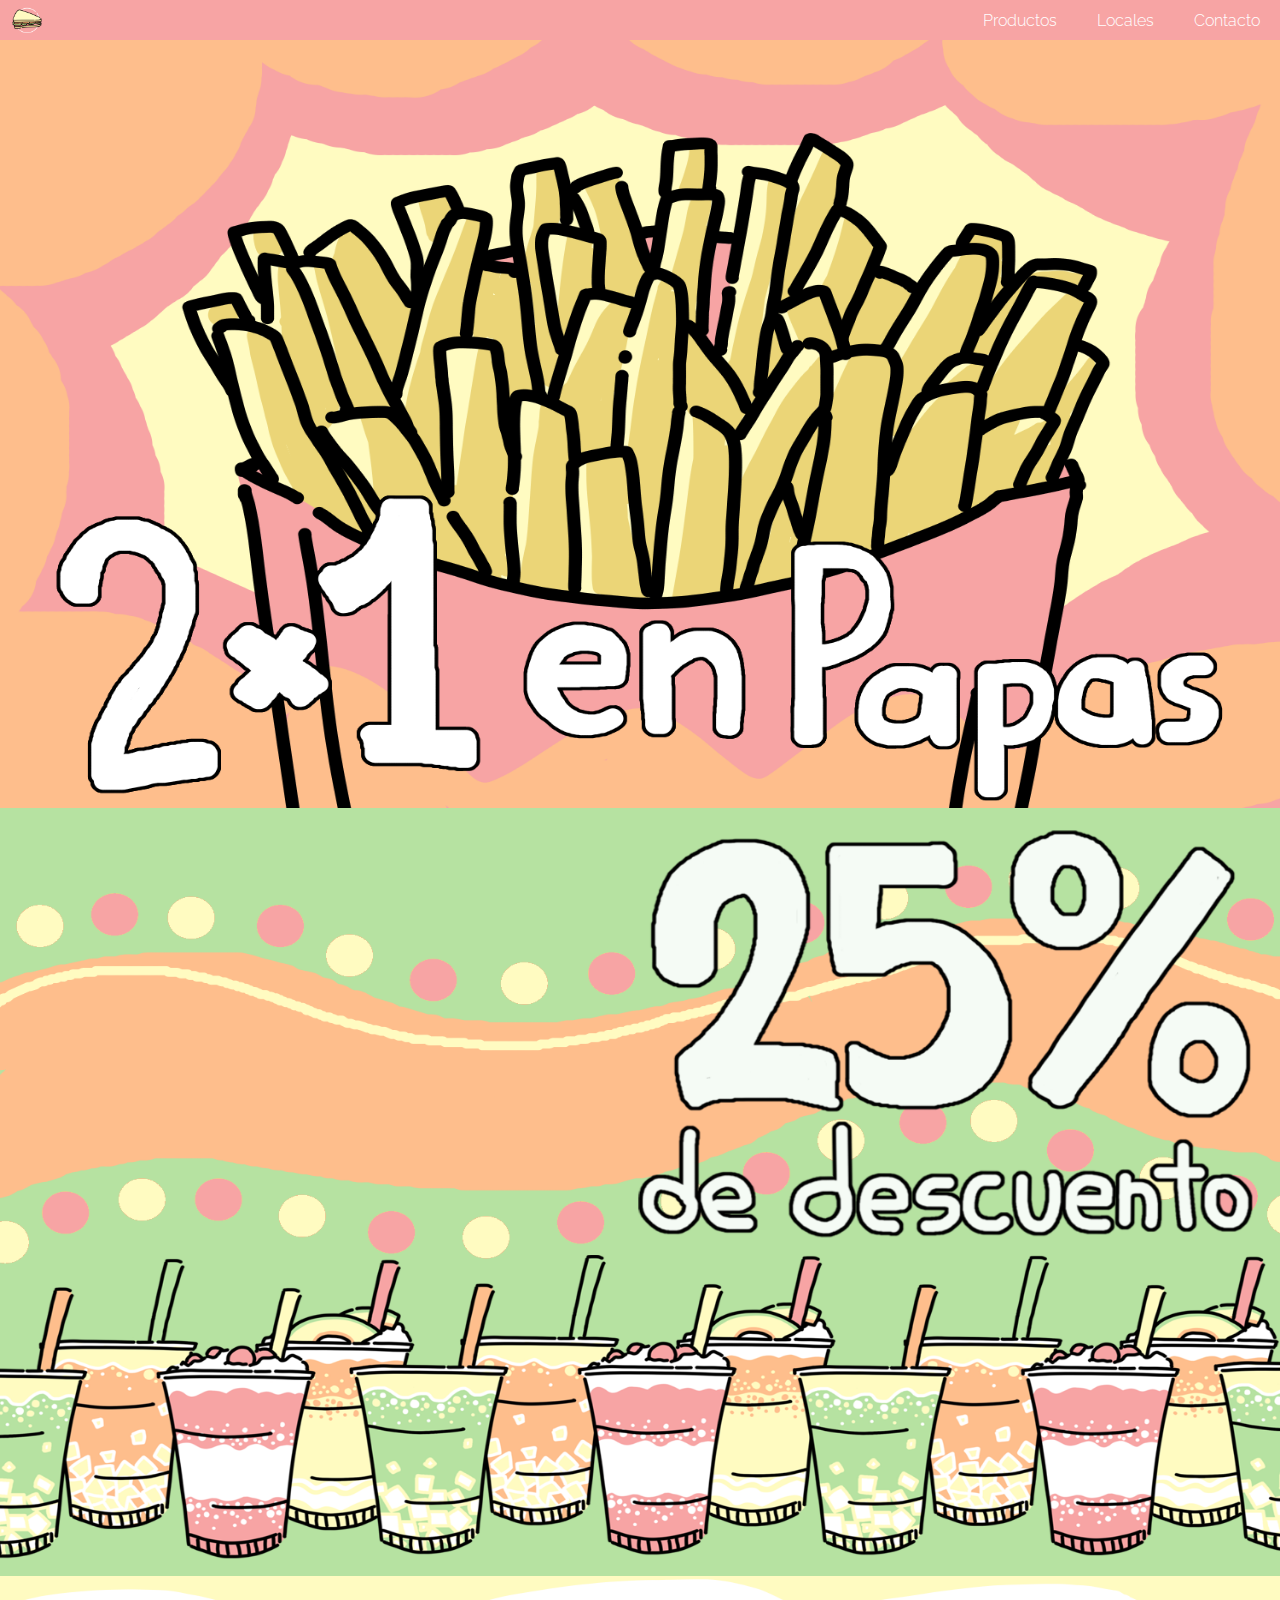
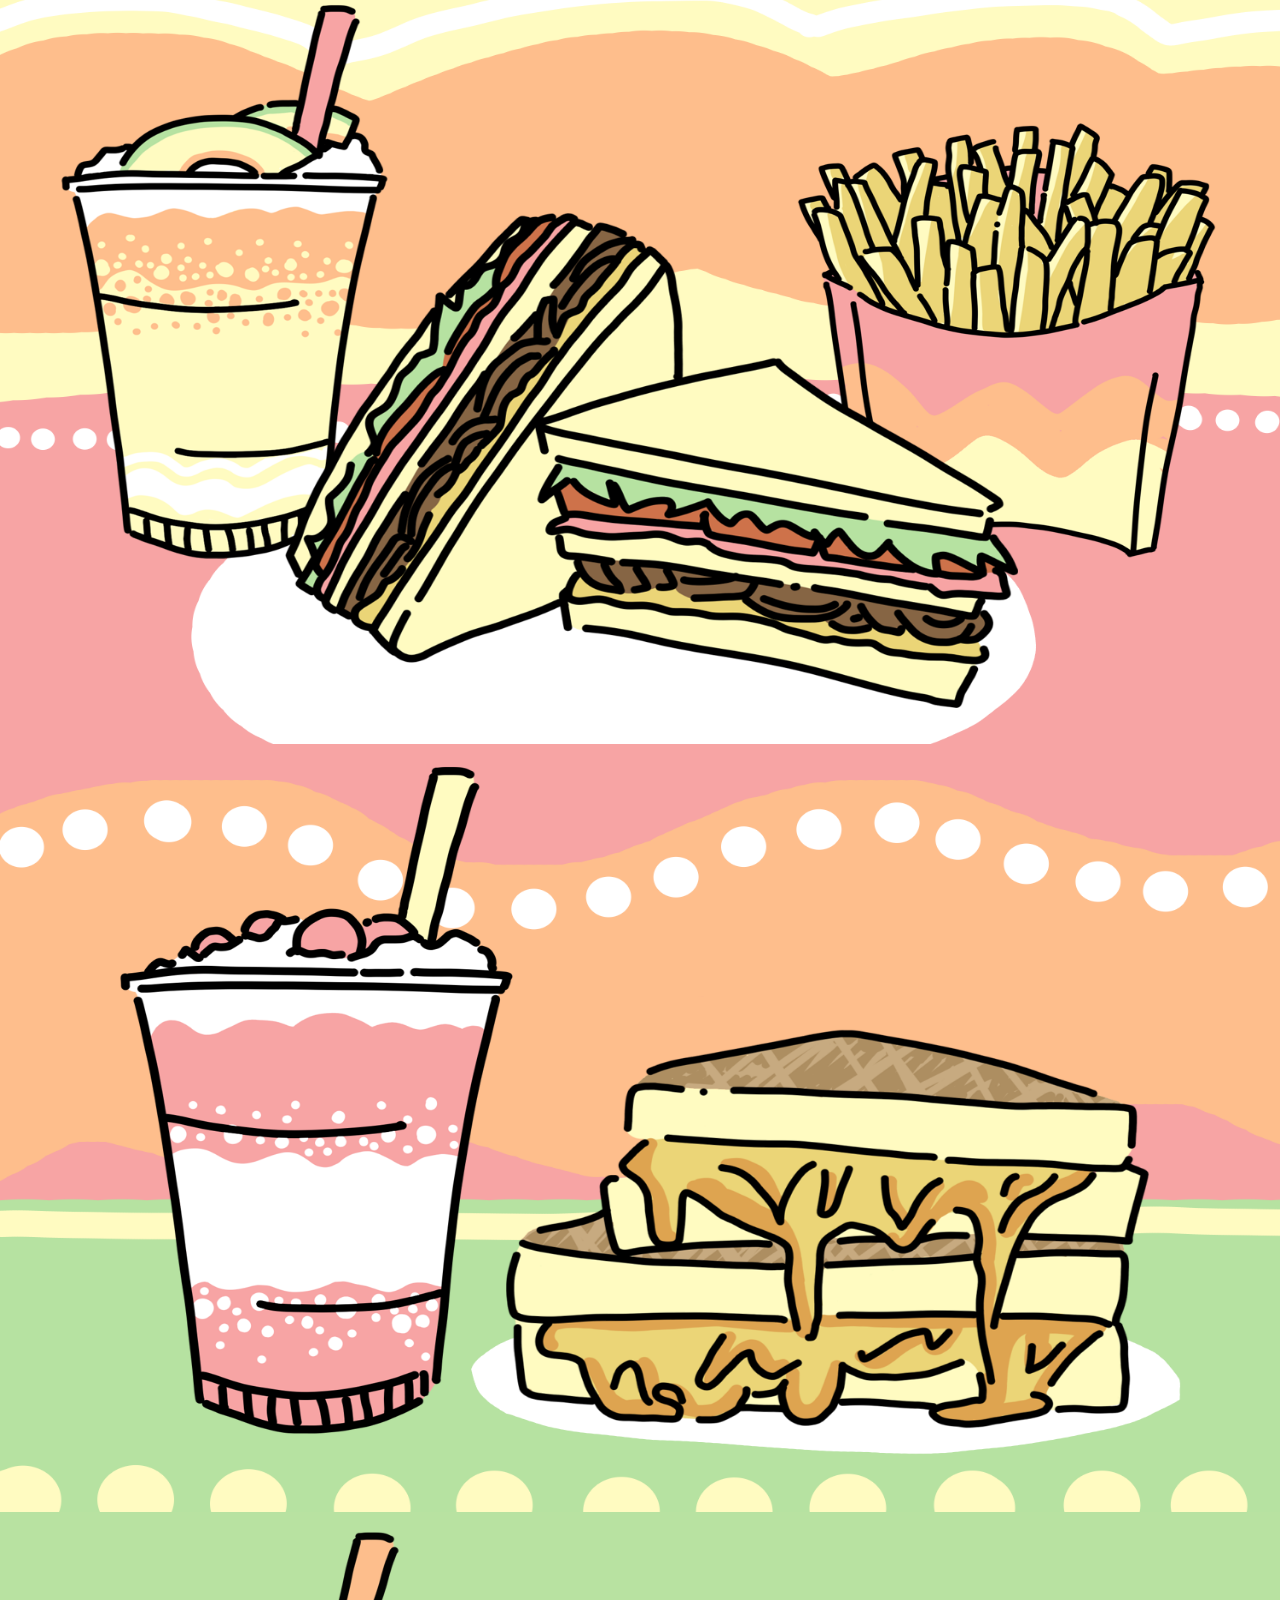
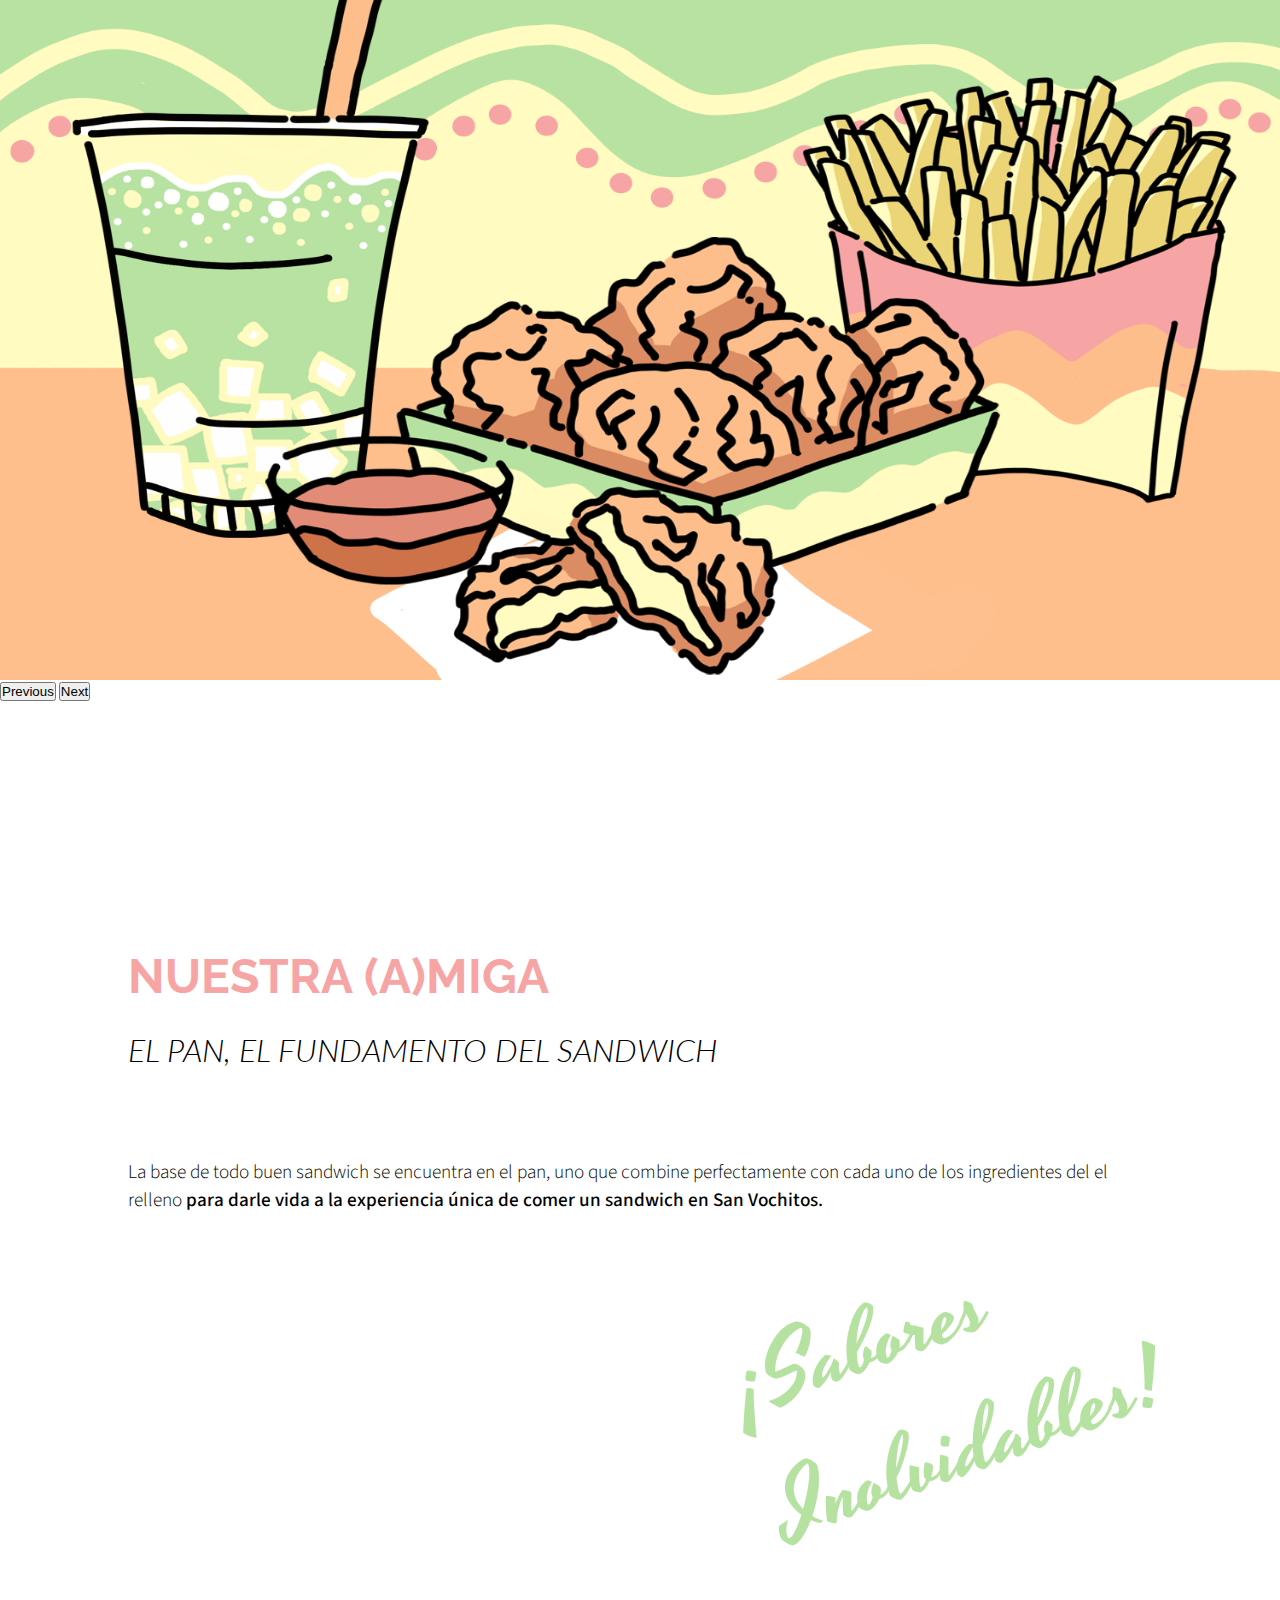
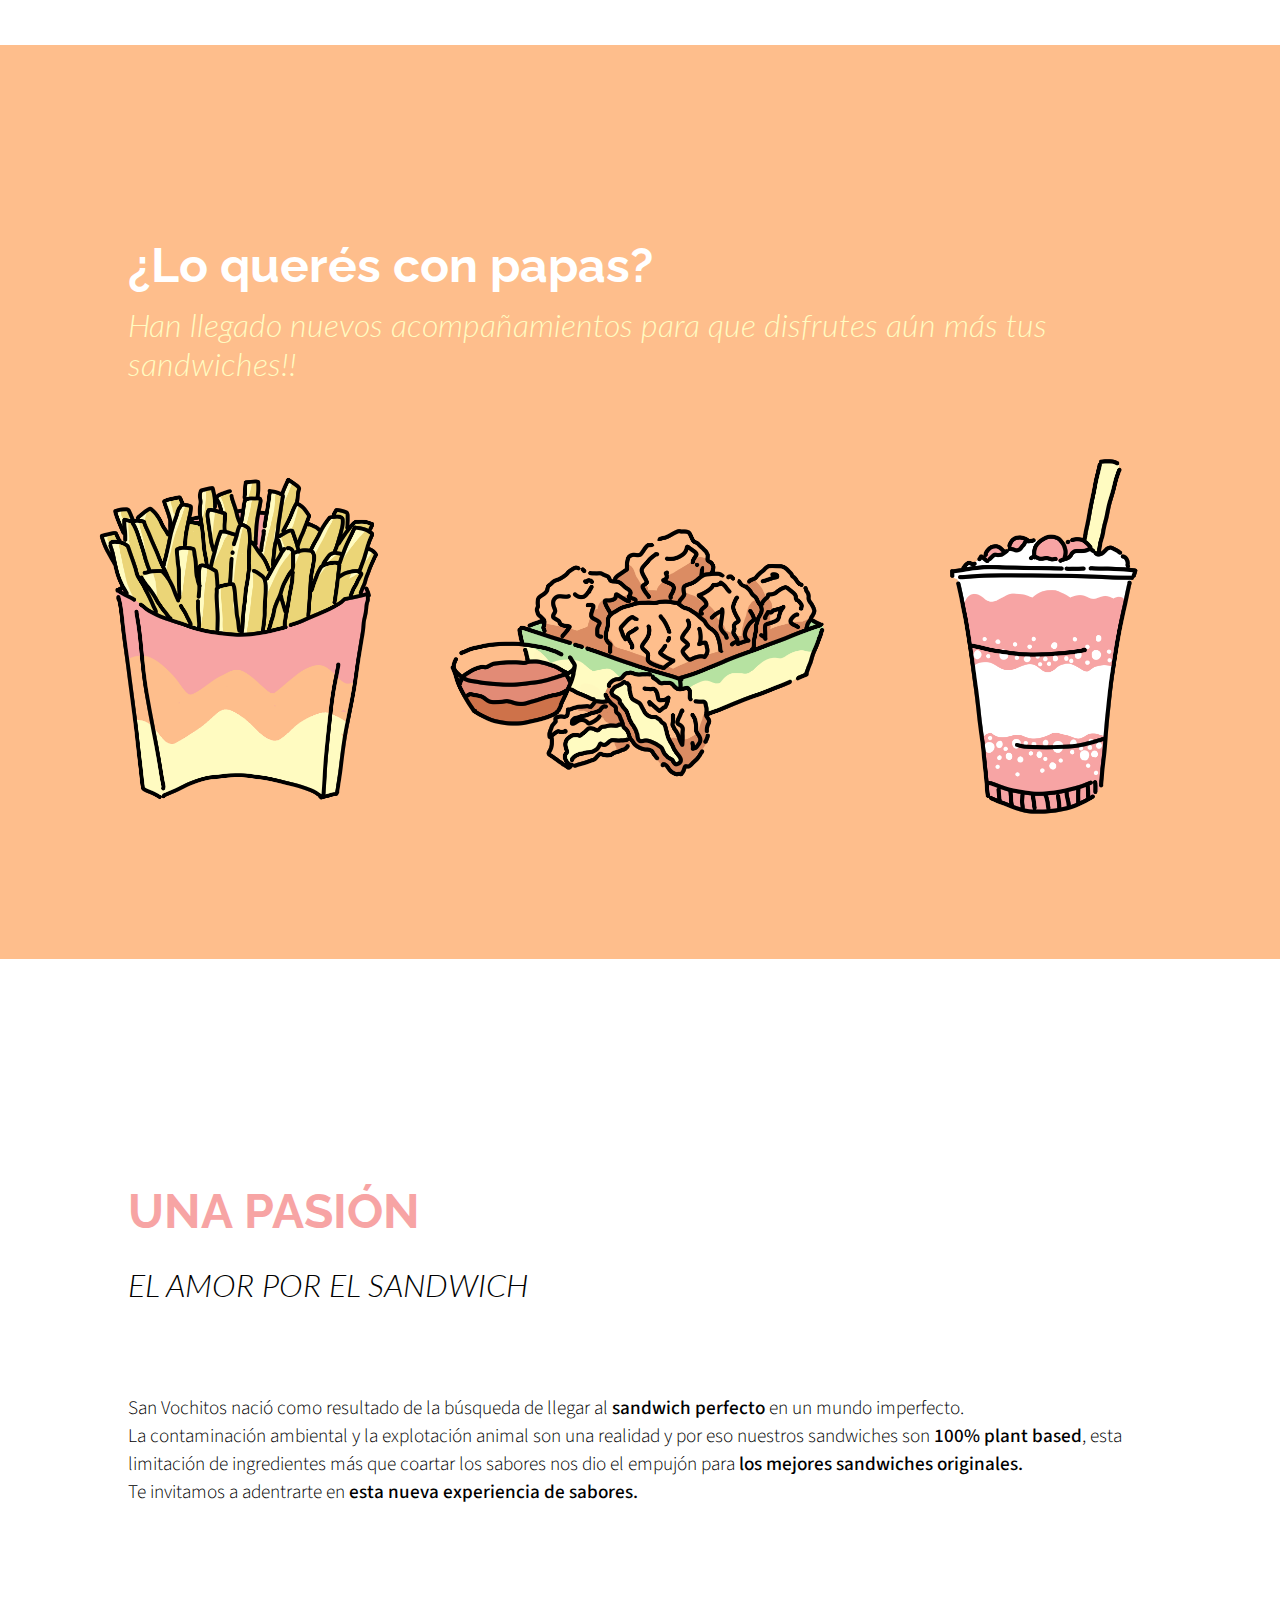
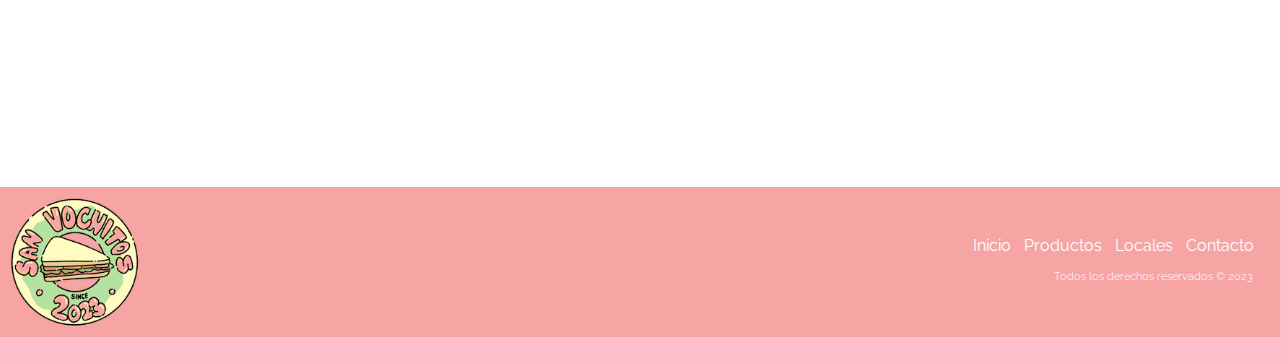
<file: index.html>
<!DOCTYPE html>
<html lang="es">
<head>
  <meta charset="UTF-8">
  <meta name="viewport" content="width=device-width, initial-scale=1.0">


  <!-- BOOTSTRAP -->
  <link href="https://cdn.jsdelivr.net/npm/bootstrap@5.1.3/dist/css/bootstrap.min.css" rel="stylesheet" integrity="sha384-1BmE4kWBq78iYhFldvKuhfTAU6auU8tT94WrHftjDbrCEXSU1oBoqyl2QvZ6jIW3" crossorigin="anonymous">
  <script src="https://cdn.jsdelivr.net/npm/bootstrap@5.1.3/dist/js/bootstrap.bundle.min.js" integrity="sha384-ka7Sk0Gln4gmtz2MlQnikT1wXgYsOg+OMhuP+IlRH9sENBO0LRn5q+8nbTov4+1p" crossorigin="anonymous"></script>
  

  <!-- TIPOGRAFÍAS -->
  <!-- Link google fonts -->
  <link rel="preconnect" href="https://fonts.googleapis.com">
  <link rel="preconnect" href="https://fonts.gstatic.com" crossorigin>
  <!-- tipografía SourseSans3 para los parrafos -->
  <link href="https://fonts.googleapis.com/css2?family=Source+Sans+3:ital,wght@0,200..900;1,200..900&display=swap" rel="stylesheet">
  <!-- tipografía Raleway para los títulos -->
  <link href="https://fonts.googleapis.com/css2?family=Raleway:ital,wght@0,100..900;1,100..900&family=Source+Sans+3:ital,wght@0,200..900;1,200..900&display=swap" rel="stylesheet">
  <!-- tipografía Lato para los subtítulos -->
  <link href="https://fonts.googleapis.com/css2?family=Lato:ital,wght@0,100;0,300;0,400;0,700;0,900;1,100;1,300;1,400;1,700;1,900&family=Raleway:ital,wght@0,100..900;1,100..900&display=swap" rel="stylesheet">
  <!-- tipografía Yesteryear para los Sabores -->
  <link href="https://fonts.googleapis.com/css2?family=Yesteryear&display=swap" rel="stylesheet">


  <!-- ÍCONOS -->
  <!-- <ícono hamburguesa> -->
  <link rel='stylesheet' href="https://cdn-uicons.flaticon.com/2.3.0/uicons-brands/css/uicons-brands.css">
  <!-- <ícono redes> -->
  <link rel='stylesheet' href="https://cdn-uicons.flaticon.com/2.3.0/uicons-regular-rounded/css/uicons-regular-rounded.css">

  
  <!-- FAVICON -->
  <link rel="shortcut icon" href="img/icon/favicon.ico" >
  <link rel="icon" href="img/icon/favicon-32x32.png" sizes="32x32">
  <link rel="icon" href="img/icon/android-icon-192x192.png" sizes="192x192">
  <link rel="apple-touch-icon" sizes="180x180" href="img/icon/apple-icon-180x180.png">
  <meta name="msapplication-TileImage" content="icon/ms-icon-270x270.png">


  <!-- CSS -->
  <link rel="stylesheet" href="css/inicio.css">
  <link rel="stylesheet" href="css/configuracion-texto.css">
  <link rel="stylesheet" href="css/navbar.css">
  <link rel="stylesheet" href="css/footer.css">
  

  <title>San Vochitos</title>

</head>

<body>
  <div id="contenedorPagina">
    <!-- HAMBURGUESA -->
    <header id="sv_header_principal">
      <nav>
          <a id="sv_inicio_link" href="index.html">
              <img src="img/logos/logo-miniblanco.png" alt="imagenLogo">
          </a>

          <input type="checkbox" id="sv_sidebar_active">
          <div id="sv_hamburg">
              <label for="sv_sidebar_active" id="sv_open_sidebar_button">
                  <svg xmlns="http://www.w3.org/2000/svg" 
                      width="28" 
                      height="28" 
                      fill="currentColor" 
                      class="bi bi-list" 
                      viewBox="0 0 16 16">
                      <path fill-rule="evenodd" d="M2.5 12a.5.5 0 0 1 .5-.5h10a.5.5 0 0 1 0 1H3a.5.5 0 0 1-.5-.5m0-4a.5.5 0 0 1 .5-.5h10a.5.5 0 0 1 0 1H3a.5.5 0 0 1-.5-.5m0-4a.5.5 0 0 1 .5-.5h10a.5.5 0 0 1 0 1H3a.5.5 0 0 1-.5-.5"/>
                  </svg>
              </label>
          </div>

          <div id="sv_link_container">
              <a href="productos.html">Productos</a>
              <a href="locales.html">Locales</a>
              <a href="contacto.html">Contacto</a>
          </div>
      </nav>
    </header>

    <!-- CARROUSEL -->    
    <div id="calesita">
      <div id="carouselExampleFade" class="carousel slide carousel-fade">
        <div class="carousel-inner">

          <div class="carousel-item active">
            <img src="img/combos/combo5.png" class="combo" alt="2x1 en papas fritas">
          </div>

          <div class="carousel-item">
            <img src="img/combos/combo4.png" class="combo" alt="25% de descuento en bebidas">
          </div>

          <div class="carousel-item">
            <img src="img/combos/combo.png" class="combo" alt="combo 1">
          </div>

          <div class="carousel-item">
            <img src="img/combos/combo2.png" class="combo" alt="combo 2">
          </div>

          <div class="carousel-item">
            <img src="img/combos/combo3.png" class="combo" alt="combo 3">
          </div> 
        </div>
        
        <button class="carousel-control-prev" type="button" data-bs-target="#carouselExampleFade" data-bs-slide="prev">
          <span class="carousel-control-prev-icon" aria-hidden="true"></span>
          <span class="visually-hidden">Previous</span>
        </button>

        <button class="carousel-control-next" type="button" data-bs-target="#carouselExampleFade" data-bs-slide="next">
          <span class="carousel-control-next-icon" aria-hidden="true"></span>
          <span class="visually-hidden">Next</span>
        </button>
      </div>   
    </div>  

    <br>

    <!-- NUESTRA AMIGA  -->
    <article class="nuestraAmiga">
      <h1 class="titulo1"> NUESTRA (A)MIGA </h1>
      <H2 class="subtitulo1">EL PAN, EL FUNDAMENTO DEL SANDWICH</H2>
      <p class="parrafo1">La base de todo buen sandwich se encuentra en el pan, uno que combine perfectamente con cada uno de los ingredientes del el relleno <span class="negrita"> para darle vida a la experiencia única de comer un sandwich en San Vochitos. </span> </p>
      <!-- <img class="saboresIncreibles" src="img/sabores-increibles.png" alt="saboresIncreibles"> -->
      <p class="sabores">¡Sabores <br> Inolvidables!</p>
    </article>
          
    <!-- ¿ACOMPAÑAMOS CON ALGO? -->
    <section class="novedadesImagenes">
      <div class="textoAcompanamiento">
        <h1 class="titulo2">¿Lo querés con papas?</h1>
        <h2 class="subtitulo2">Han llegado nuevos acompañamientos para que disfrutes aún más tus sandwiches!!</h2>
      </div>

      <!-- TARJETAS --> 
      <div class="container">
        <div class="card__container">

          <article class="card__article">
            <img src="img/productos/papas-fritas.png" alt="image" class="card__img">

            <div class="card__data">
                <h2 class="card__title">Papas Fritas</h2>
                <span class="card__description">Las papitas crujientes son el complemento infaltable de toda buena comida, y ¡acá tenemos las mejores!</span>
              <a href="productos.html#acompañamientos" class="card__button">Más Detalles</a>
            </div>
          </article>

          <article class="card__article">
            <img src="img/productos/nuggets.png" alt="image" class="card__img">

            <div class="card__data">
              <h2 class="card__title">Nuggets</h2>
                <span class="card__description">¡NUGGETS! ¡NUGGETS! 
                  ¿Alguien dijo nuggets? ¡Sí! ya están las nuevas nuggets de proteína de soja.</span>
                <a href="productos.html#acompañamientos" class="card__button">Más Dettales</a>
            </div>
          </article>

          <article class="card__article">
            <img src="img/productos/batido-frutilla.png" alt="image" class="card__img">

            <div class="card__data">
                <h2 class="card__title">Batido Frutilla</h2>
                <span class="card__description">Se te antoja algo dulce? 
                  ¡Tenemos la solución! La mezcla perfecta entre frutilla y crema batida.</span>
                <a href="productos.html#bebidas" class="card__button">Más Detalles</a>
            </div >
          </article>
        </div>
      </div> 
    </section>

    <!-- UNA PASIÓN -->
    <article class="unaPasion">
      <h1 class="titulo1">UNA PASIÓN</h1>
      <h2 class="subtitulo1">EL AMOR POR EL SANDWICH</h2>
      <p class="parrafo1">San Vochitos nació como resultado de la búsqueda de llegar al <span class="negrita">sandwich perfecto</span> en un mundo imperfecto. <br> La contaminación ambiental y la explotación animal son una realidad y por eso nuestros sandwiches son <span class="negrita">100% plant based</span>,    esta limitación de ingredientes más que coartar los sabores nos dio el empujón para <span class="negrita">los mejores sandwiches originales. </span>
      <br> Te invitamos a adentrarte en <span class="negrita">esta nueva experiencia de sabores.</span></p>
    </article> 


    <!-- PIE DE PAGINA -->
    <footer class="piePagina">

      <a href="index.html"><img class="imagenlogofooter" src="img/logos/logo-verde.png" alt="Logo San Vochitos"></a>
      
      <div class="seccion-derecha">
      <p class="redesSociales">
          <a href="https://www.instagram.com/"><i class="redes fi fi-brands-instagram"></i></a>
          <a href="https://www.facebook.com/"><i class="redes fi fi-brands-facebook"></i></a>
          <a href="https://twitter.com/"><i class="redes fi fi-brands-twitter-alt-circle"></i></a>
      </p>
      </div>

      <div class="seccion-izquierda">  
      <ul>
          <li class="liPaginasFooter"> <a class="linkFooter" href="index.html">Inicio</a> </li>
          <li class="liPaginasFooter"> <a class="linkFooter" href="productos.html">Productos</a> </li>
          <li class="liPaginasFooter"> <a class="linkFooter" href="locales.html">Locales</a> </li>
          <li class="liPaginasFooter"> <a class="linkFooter" href="contacto.html">Contacto</a> </li>
      </ul>
      </div>


      <p class="derechos">Todos los derechos reservados © 2023</p>

    </footer> 

  </div>

</body>
</html>
</file>
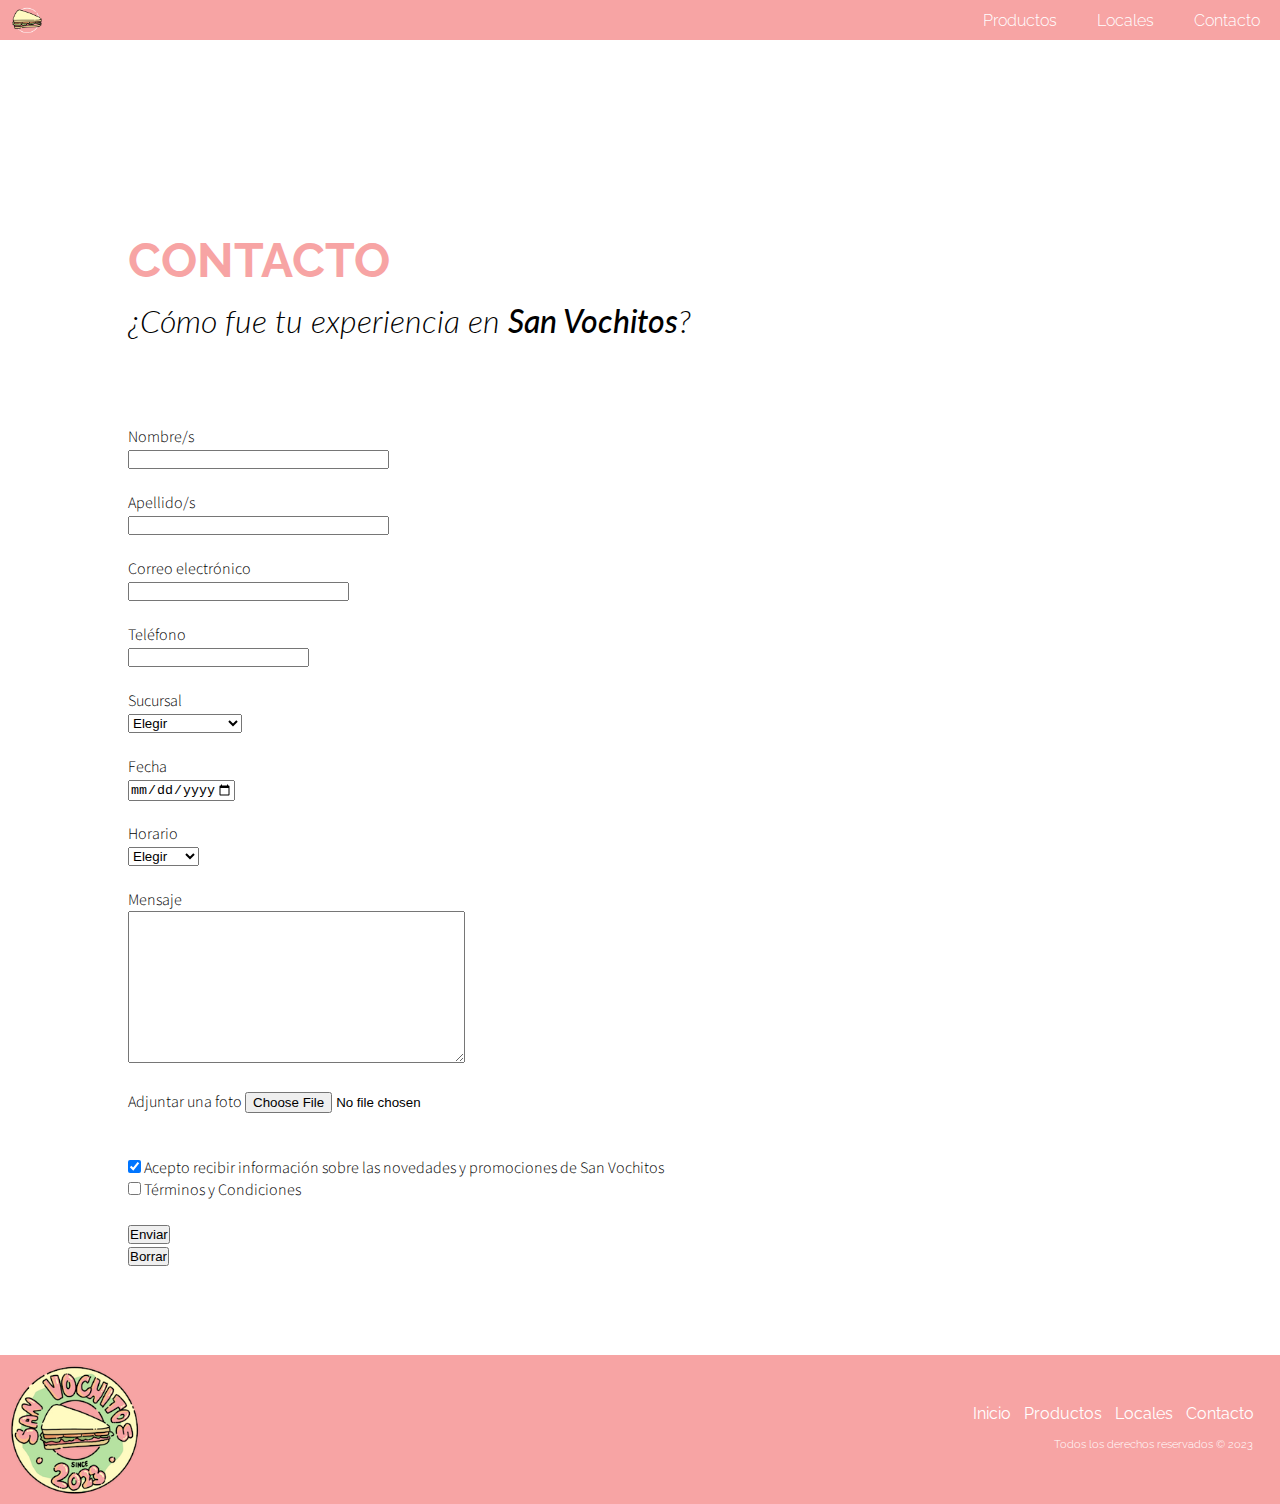
<file: contacto.html>
<!DOCTYPE html>
<html lang="es">
<head>
    <meta charset="UTF-8">
    <meta name="viewport" content="width=device-width, initial-scale=1.0">

    
    <!-- TIPOGRAFÍAS -->
    <!-- Link google fonts -->
    <link rel="preconnect" href="https://fonts.googleapis.com">
    <link rel="preconnect" href="https://fonts.gstatic.com" crossorigin>
    <!-- tipografía SourseSans3 para los parrafos -->
    <link href="https://fonts.googleapis.com/css2?family=Source+Sans+3:ital,wght@0,200..900;1,200..900&display=swap" rel="stylesheet">
    <!-- tipografía Raleway para los títulos -->
    <link href="https://fonts.googleapis.com/css2?family=Raleway:ital,wght@0,100..900;1,100..900&family=Source+Sans+3:ital,wght@0,200..900;1,200..900&display=swap" rel="stylesheet">
    <!-- tipografía Lato para los subtítulos -->
    <link href="https://fonts.googleapis.com/css2?family=Lato:ital,wght@0,100;0,300;0,400;0,700;0,900;1,100;1,300;1,400;1,700;1,900&family=Raleway:ital,wght@0,100..900;1,100..900&display=swap" rel="stylesheet">
   

    <!-- ÍCONOS -->
    <!-- <ícono hamburguesa> -->
    <link rel='stylesheet' href='https://cdn-uicons.flaticon.com/2.3.0/uicons-brands/css/uicons-brands.css'>
    <!-- <ícono redes> -->
    <link rel='stylesheet' href='https://cdn-uicons.flaticon.com/2.3.0/uicons-regular-rounded/css/uicons-regular-rounded.css'>
    <link rel="shortcut icon" href=img/favicon/favicon-sanguche.ico >


    <!-- FAVICON -->
    <link rel="shortcut icon" href="img/icon/favicon.ico" >
    <link rel="icon" href="img/icon/favicon-32x32.png" sizes="32x32">
    <link rel="icon" href="img/icon/android-icon-192x192.png" sizes="192x192">
    <link rel="apple-touch-icon" sizes="180x180" href="img/icon/apple-icon-180x180.png">
    <meta name="msapplication-TileImage" content="icon/ms-icon-270x270.png">


    <!-- CSS -->
    <link rel="stylesheet" href="css/configuracion-texto.css">
    <link rel="stylesheet" href="css/navbar.css">
    <link rel="stylesheet" href="css/footer.css">

   
    <title>Contacto</title>

</head>

<body> 
    <div id="contenedorPagina">
        <!-- HAMBURGUESA -->
        <header id="sv_header_principal">
            <nav>
                <a id="sv_inicio_link" href="index.html">
                    <img src="img/logos/logo-miniblanco.png" alt="imagenLogo">
                </a>

                <input type="checkbox" id="sv_sidebar_active">
                <div id="sv_hamburg">
                    <label for="sv_sidebar_active" id="sv_open_sidebar_button">
                        <svg xmlns="http://www.w3.org/2000/svg" 
                            width="28" 
                            height="28" 
                            fill="currentColor" 
                            class="bi bi-list" 
                            viewBox="0 0 16 16">
                            <path fill-rule="evenodd" d="M2.5 12a.5.5 0 0 1 .5-.5h10a.5.5 0 0 1 0 1H3a.5.5 0 0 1-.5-.5m0-4a.5.5 0 0 1 .5-.5h10a.5.5 0 0 1 0 1H3a.5.5 0 0 1-.5-.5m0-4a.5.5 0 0 1 .5-.5h10a.5.5 0 0 1 0 1H3a.5.5 0 0 1-.5-.5"/>
                        </svg>
                    </label>
                </div>

                <div id="sv_link_container">
                    <a href="productos.html">Productos</a>
                    <a href="locales.html">Locales</a>
                    <a href="contacto.html">Contacto</a>
                </div>
            </nav>
        </header>

        <form class="cuerpo" name="contacto">

            <h1 class="titulo1">CONTACTO</h1>
            <h2 class="subtitulo1">¿Cómo fue tu experiencia en <span class="negrita">San Vochitos</span>?</h2>
            <br>
            
            Nombre/s 
            <br>
            <input type="text" name="nombre" size="30" maxlength="100"> 
            <p class="textoError" id="textoNombre"> </p>
            <br>

            Apellido/s 
            <br>
            <input type="text" name="apellido" size="30" maxlength="100"> 
            <p class="textoError" id="textoApellido"> </p>
            <br>

            Correo electrónico 
            <br>
            <input type="email" name="correo" size="25" maxlength="256"> 
            <p class="textoError" id="textoCorreo"> </p>
            <br>

            Teléfono 
            <br>
            <input type="tel" name="telefono" size="20" maxlength="12"> 
            <p class="textoError" id="textoTelefono"> </p>
            <br>

            Sucursal
            <br>
            
            <code translate="no">
            <select name="sucursal">
                <option value="Elegir">Elegir
                <option value="sucursal1">Villa del parque
                <option value="sucursal2">Núñez
                <option value="sucursal3">La Paternal
                <option value="sucursal4">Palermo
            </select>
            </code> 
            
            <p class="textoError" id="textoSucursal"> </p>
            <br>

            Fecha 
            <br>
            <input type="date" name="fecha" id="fecha" min="2024-01-01" max="2024-12-31" >
            <p class="textoError" id="textoFecha"> </p>
            <br>

            Horario 
            <br>
            <select name="horario">
                <option value="Elegir">Elegir
                <option value="horario1">Mañana
                <option value="horario2">Tarde
                <option value="horario3">Noche
            </select> 
            <p class="textoError" id="textoHorario"> </p>
            <br>

            Mensaje 
            <br>
            <textarea name="mensaje" cols="40" rows="10" onkeyup="countChars(this);"></textarea>
            <p class="textoError" id="textoMensaje"> </p>
            <br>

            Adjuntar una foto    
            <input type="file" name= "foto" id="foto" accept="image/*">
            <br>
            <p class="textoError" id="textoImagen"> </p>
            <br>
            <br>

            <input type="checkbox" name="info" checked> Acepto recibir información sobre las novedades y promociones de San Vochitos
            <br>

            <input type="checkbox" name="terminos" id="terminos"> Términos y Condiciones
            <br>
            <p class="textoError" id="textoTerminos"> </p>
            <br> 

            <input type="submit" id="btn" name="btn" value="Enviar">
            <br>

            <input type="Reset" value="Borrar"> 
            <br> 
            <br> 
            <br> 
            <br> 
            <br> 
        </form>

        <!-- PIE DE PAGINA -->
        <footer class="piePagina">

            <a href="index.html"><img class="imagenlogofooter" src="img/logos/logo-verde.png" alt="Logo San Vochitos"></a>
            
            <div class="seccion-derecha">
            <p class="redesSociales">
                <a href="https://www.instagram.com/"><i class="redes fi fi-brands-instagram"></i></a>
                <a href="https://www.facebook.com/"><i class="redes fi fi-brands-facebook"></i></a>
                <a href="https://twitter.com/"><i class="redes fi fi-brands-twitter-alt-circle"></i></a>
            </p>
            </div>

            <div class="seccion-izquierda">  
            <ul>
                <li class="liPaginasFooter"> <a class="linkFooter" href="index.html">Inicio</a> </li>
                <li class="liPaginasFooter"> <a class="linkFooter" href="productos.html">Productos</a> </li>
                <li class="liPaginasFooter"> <a class="linkFooter" href="locales.html">Locales</a> </li>
                <li class="liPaginasFooter"> <a class="linkFooter" href="contacto.html">Contacto</a> </li>
            </ul>
            </div>


            <p class="derechos">Todos los derechos reservados © 2023</p>

        </footer>   
    </div>

    <script>
        //CONTADOR DE CARACTÉRES
        function countChars(obj){
            var maxLength = 150;
            var strLength = obj.value.length;
            var charRemain = (maxLength - strLength);
            
            if(charRemain < 0){
                document.getElementById("textoMensaje").innerHTML = '<span>Estás excedido del límite de '+maxLength+' caracteres</span>';
            }else{
                document.getElementById("textoMensaje").innerHTML = charRemain+' caracteres restantes';
            }
        }

        //FECHA MÁXIMA
        let hoy = new Date();
        let dd = hoy.getDate();
        let mm = hoy.getMonth() + 1; //January is 0!
        let yyyy = hoy.getFullYear();
        if (dd < 10) {dd = '0' + dd}
        if (mm < 10) { mm = '0' + mm}
        hoy = yyyy + '-' + mm + '-' + dd;
        minimo = "2024-01-01";
        let fecha = document.getElementById("fecha");
        fecha.max = hoy;
        fecha.min = minimo;
        
        //LUEGO DE PRESIONAR ENVIAR
        (function(){
            var contacto = document.getElementsByName('contacto')[0],
            boton = document.getElementById('btn');

            var validarNombre = function(e){
                if (document.contacto.nombre.value == 0){
                    document.getElementById("textoNombre").innerHTML = '<span>Ingrese su nombre</span>';
                    e.preventDefault();
                } else {
                    document.getElementById("textoNombre").innerHTML = ' ';
                }
            }

            var validarApellido = function(e){
                if (document.contacto.apellido.value == 0){
                    document.getElementById("textoApellido").innerHTML = '<span">Ingrese su apellido</span>';
                    e.preventDefault();
                    error=error+1
                } else {
                    document.getElementById("textoApellido").innerHTML = ' ';
                }
            }

            var validarCorreo = function(e){
                if (document.contacto.correo.value == 0){
                    document.getElementById("textoCorreo").innerHTML = '<span>Ingrese su correo electrónico</span>';
                    e.preventDefault();
                    error=error+1
                } else {
                    document.getElementById("textoCorreo").innerHTML = ' ';
                }
            }

            var validarTelefono = function(e){
                telefono = document.contacto.telefono.value

                if (telefono.length == 0) {
                    document.getElementById("textoTelefono").innerHTML = '<span>Ingrese su número de teléfono</span>';
                    e.preventDefault();
                    error=error+1

                }else{
                    telefonoNumero = validarNumero(telefono)

                    if (telefonoNumero == "") {
                        document.getElementById("textoTelefono").innerHTML = '<span>Introduzca un número de teléfono, sin signos ni espacios</span>';
                        e.preventDefault();
                        error=error+1

                    } else {
                        if (telefono.length < 10) {
                            document.getElementById("textoTelefono").innerHTML = '<span>El número de teléfono introducido no es valido</span>';
                            e.preventDefault();
                            error=error+1
                        }else{
                            document.getElementById("textoTelefono").innerHTML = ' ';
                        }
                    }

                    function validarNumero(valor) {
                        if (isNaN(valor)) {
                            return ""
                        } else {          
                            return valor
                        }
                    }
                }
            } 

            var validarSucursal = function(e){
                if (document.contacto.sucursal.selectedIndex == 0) {
                    document.getElementById("textoSucursal").innerHTML = '<span>Seleccione una sucursal</span>';
                    e.preventDefault();
                    error=error+1
                } else {
                    document.getElementById("textoSucursal").innerHTML = ' ';
                }
            }
            
            var validarFecha = function (e){
                if (document.contacto.fecha.value == 0){
                    document.getElementById("textoFecha").innerHTML = '<span>Ingrese una fecha</span>';
                    e.preventDefault();
                    error=error+1
                } else {
                    document.getElementById("textoFecha").innerHTML = ' ';
                }
            }

            var  validarHorario = function(e){
                if (document.contacto.horario.selectedIndex == 0) {
                    document.getElementById("textoHorario").innerHTML = '<span>Seleccione un horario</span>';
                    e.preventDefault();
                    error=error+1
                } else {
                    document.getElementById("textoHorario").innerHTML = ' ';
                }
            }
            
            var validarMensaje = function (e){
                objetoTextarea=document.contacto.mensaje
                maxLength=150
                
                if(objetoTextarea.value.length==0) {
                    document.getElementById("textoMensaje").innerHTML = '<span>Escriba un mensaje</span>';
                    e.preventDefault();
                    error=error+1
                }  else {
                    if(objetoTextarea.value.length > maxLength) { 
                        objetoTextarea.value = objetoTextarea.value.substr(0,maxLength); 
                        document.getElementById("textoMensaje").innerHTML = '<span>Se ha sobrepasado la longitud máxima permitida para el texto</span>';
                        e.preventDefault();
                        error=error+1
                    }else{
                        document.getElementById("textoMensaje").innerHTML = ' ';
                    }
                }
            }

            var validarImagen = function (e){
                let archivo = document.getElementById('foto').files[0];
                let tiposPermitidos = ['image/jpeg', 'image/png'];
                let tamañoMaximo = 2 * 1024 * 1024; // 2MB

                if (contacto.foto.value==0) {
                    document.getElementById("textoImagen").innerHTML = '<span>Adjunte una foto</span>';
                    e.preventDefault();
                    error=error+1
                } else {
                    if (!tiposPermitidos.includes(archivo.type)) {
                        document.getElementById("textoImagen").innerHTML = '<span>Tipo de archivo no permitido. Por favor, sube una imagen JPEG o PNG.</span>';
                        e.preventDefault();
                        error=error+1
                    } else {
                        if (archivo.size > tamañoMaximo) {
                            document.getElementById("textoImagen").innerHTML = '<span>La imagen es demasiado grande. El tamaño máximo permitido es 2MB.</span>';
                            e.preventDefault();
                            error=error+1
                        } else{
                            document.getElementById("textoImagen").innerHTML = ' ';
                        }
                    }
                }
            }
            
            var validarTerminos = function(e){
                if (document.contacto.terminos.checked == false){
                    document.getElementById("textoTerminos").innerHTML = '<span>Acepte los términos y condiciones.</span>';
                    e.preventDefault();
                    error=error+1
                } else {
                    document.getElementById("textoTerminos").innerHTML = ' ';
                }
            }
            
            //esto es el que activa todos los validar despues de apretar enviar
            var validar = function(e){
                error=0
                validarNombre(e);
                validarApellido(e);
                validarCorreo(e);
                validarTelefono(e);
                validarSucursal(e);
                validarFecha(e);
                validarHorario(e);
                validarMensaje(e);
                validarImagen(e);
                validarTerminos(e);   
                if (error==0){alert("¡Gracias por completar el formulario!") } 
            }
            
            contacto.addEventListener("submit", validar);
        }())

    </script>
</body>
</html>
</file>
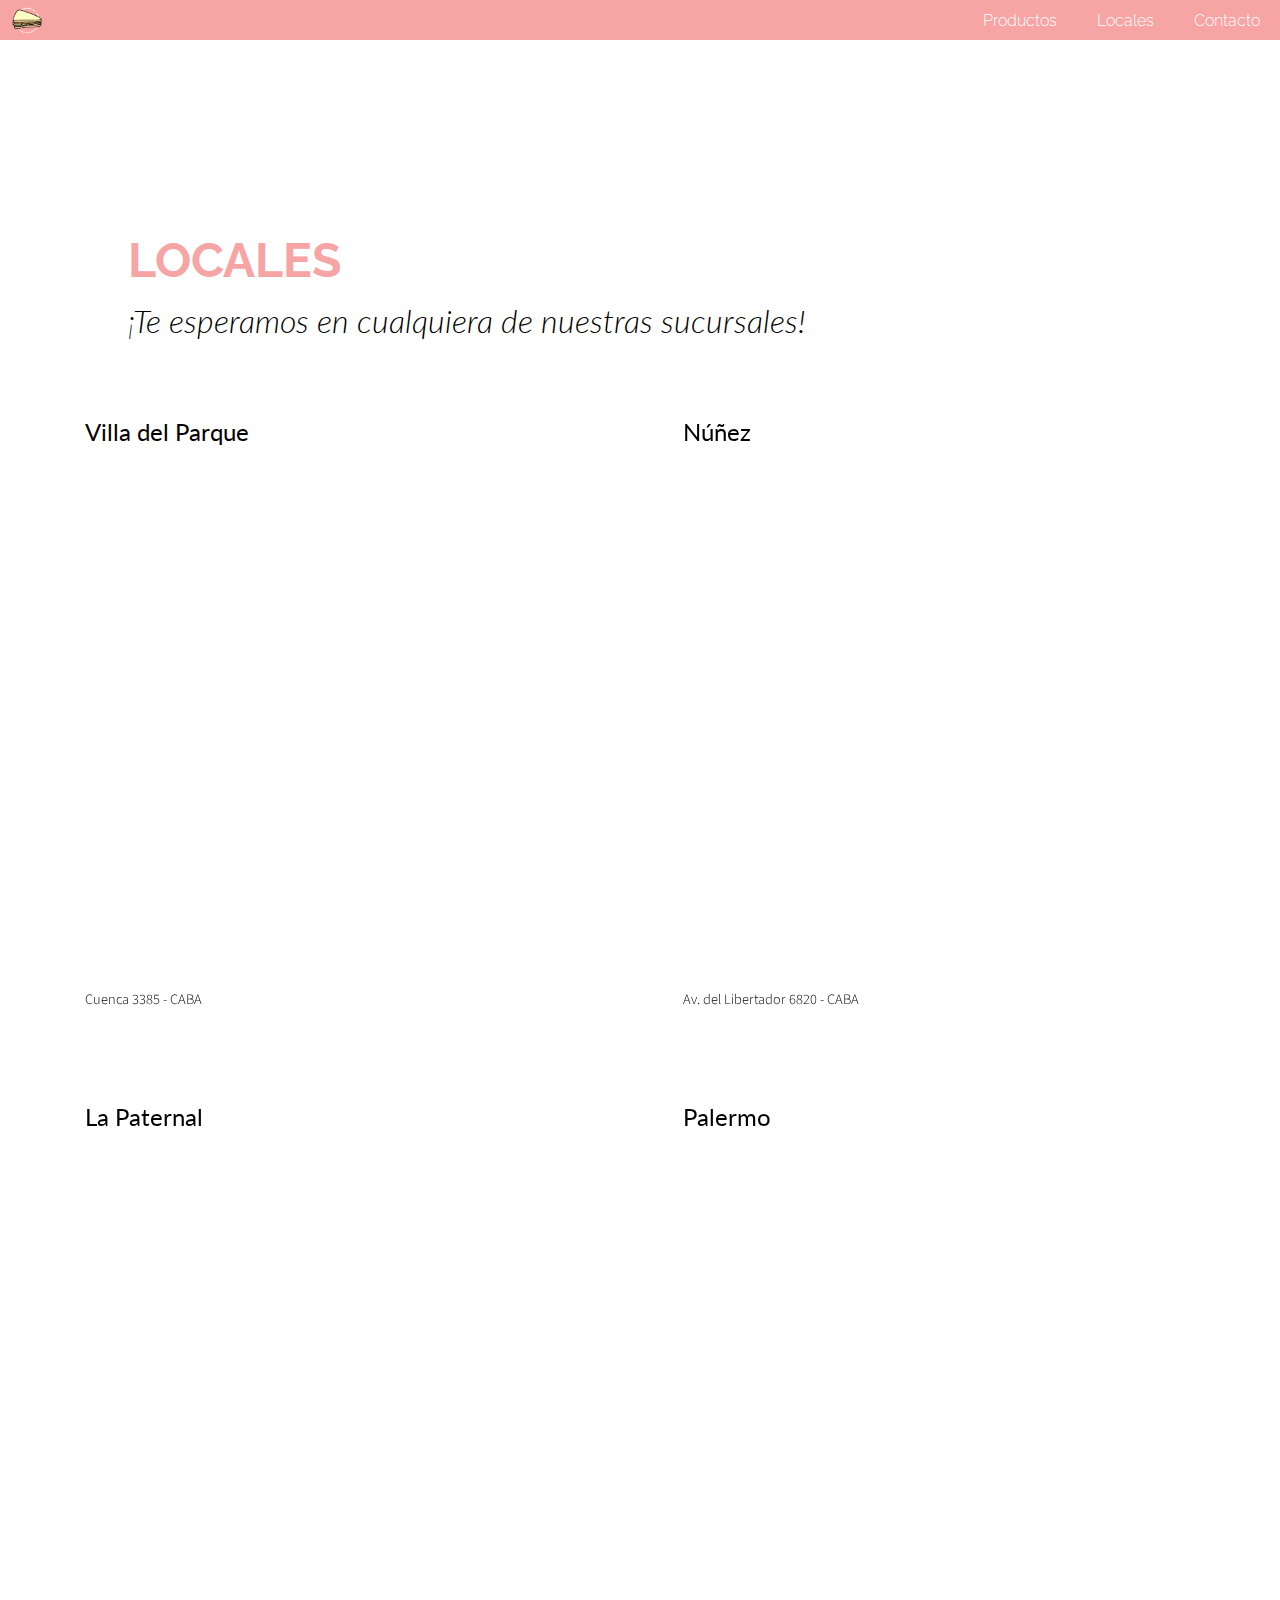
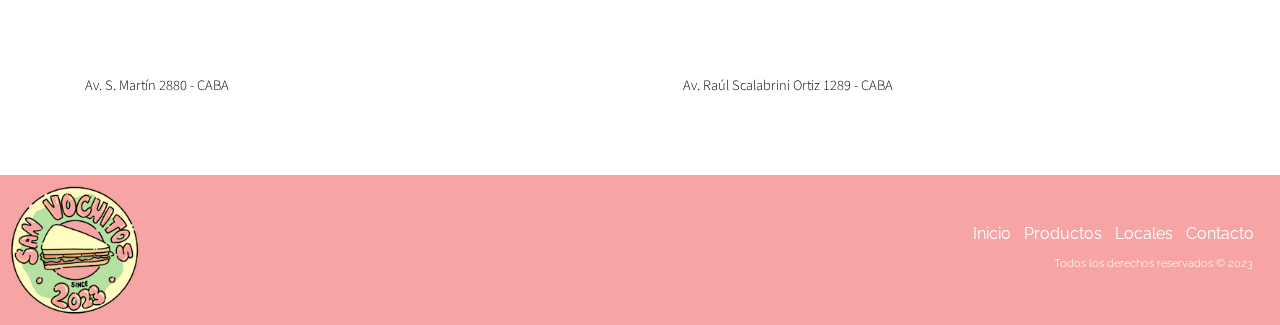
<file: locales.html>
<!DOCTYPE html>
<html lang="es">
<head>
    <meta charset="UTF-8">
    <meta name="viewport" content="width=device-width, initial-scale=1.0">


    <!-- TIPOGRAFÍAS -->
    <!-- Link google fonts -->
    <link rel="preconnect" href="https://fonts.googleapis.com">
    <link rel="preconnect" href="https://fonts.gstatic.com" crossorigin>
    <!-- tipografía SourseSans3 para los parrafos -->
    <link href="https://fonts.googleapis.com/css2?family=Source+Sans+3:ital,wght@0,200..900;1,200..900&display=swap" rel="stylesheet">
    <!-- tipografía Raleway para los títulos -->
    <link href="https://fonts.googleapis.com/css2?family=Raleway:ital,wght@0,100..900;1,100..900&family=Source+Sans+3:ital,wght@0,200..900;1,200..900&display=swap" rel="stylesheet">
    <!-- tipografía Lato para los subtítulos -->
    <link href="https://fonts.googleapis.com/css2?family=Lato:ital,wght@0,100;0,300;0,400;0,700;0,900;1,100;1,300;1,400;1,700;1,900&family=Raleway:ital,wght@0,100..900;1,100..900&display=swap" rel="stylesheet">
   

    <!-- ÍCONOS -->
    <!-- <ícono hamburguesa> -->
    <link rel='stylesheet' href='https://cdn-uicons.flaticon.com/2.3.0/uicons-brands/css/uicons-brands.css'>
    <!-- <ícono redes> -->
    <link rel='stylesheet' href='https://cdn-uicons.flaticon.com/2.3.0/uicons-regular-rounded/css/uicons-regular-rounded.css'>
    <link rel="shortcut icon" href=img/favicon/favicon-sanguche.ico >


    <!-- FAVICON -->
    <link rel="shortcut icon" href="img/icon/favicon.ico" >
    <link rel="icon" href="img/icon/favicon-32x32.png" sizes="32x32">
    <link rel="icon" href="img/icon/android-icon-192x192.png" sizes="192x192">
    <link rel="apple-touch-icon" sizes="180x180" href="img/icon/apple-icon-180x180.png">
    <meta name="msapplication-TileImage" content="icon/ms-icon-270x270.png">


    <!-- CSS -->
    <link rel="stylesheet" href="css/locales.css">
    <link rel="stylesheet" href="css/configuracion-texto.css">
    <link rel="stylesheet" href="css/navbar.css">
    <link rel="stylesheet" href="css/footer.css">

    
    <title>Locales</title>

</head>

<body>
    <div id="contenedorPagina">
        <!-- HAMBURGUESA -->
        <header id="sv_header_principal">
            <nav>
                <a id="sv_inicio_link" href="index.html">
                    <img src="img/logos/logo-miniblanco.png" alt="imagenLogo">
                </a>

                <input type="checkbox" id="sv_sidebar_active">
                <div id="sv_hamburg">
                    <label for="sv_sidebar_active" id="sv_open_sidebar_button">
                        <svg xmlns="http://www.w3.org/2000/svg" 
                            width="28" 
                            height="28" 
                            fill="currentColor" 
                            class="bi bi-list" 
                            viewBox="0 0 16 16">
                            <path fill-rule="evenodd" d="M2.5 12a.5.5 0 0 1 .5-.5h10a.5.5 0 0 1 0 1H3a.5.5 0 0 1-.5-.5m0-4a.5.5 0 0 1 .5-.5h10a.5.5 0 0 1 0 1H3a.5.5 0 0 1-.5-.5m0-4a.5.5 0 0 1 .5-.5h10a.5.5 0 0 1 0 1H3a.5.5 0 0 1-.5-.5"/>
                        </svg>
                    </label>
                </div>

                <div id="sv_link_container">
                    <a href="productos.html">Productos</a>
                    <a href="locales.html">Locales</a>
                    <a href="contacto.html">Contacto</a>
                </div>
            </nav>
        </header>

        <div class="el_body">
            <div class="cuerpo">
                <h1 class="titulo1">LOCALES</h1>
                <H2 class="subtitulo1">¡Te esperamos en cualquiera de nuestras sucursales!</H2>    
            </div>

            <div class="contenedor" >
                <div class="sucursal">
                    <h2 class="tituloMapa">Villa del Parque</h2>
                    <iframe class="item" src="https://www.google.com/maps/embed?pb=!1m18!1m12!1m3!1d3284.2133986963836!2d-58.499589124272724!3d-34.59876495723658!2m3!1f0!2f0!3f0!3m2!1i1024!2i768!4f13.1!3m3!1m2!1s0x95bcb63a849e868b%3A0x9df733e726d148c0!2sCuenca%203385%2C%20C1417%20Cdad.%20Aut%C3%B3noma%20de%20Buenos%20Aires!5e0!3m2!1ses-419!2sar!4v1715573101222!5m2!1ses-419!2sar" 
                    style="border:0;" allowfullscreen="" loading="lazy" referrerpolicy="no-referrer-when-downgrade"></iframe>
                    <h2 class="parrafoMapa">Cuenca 3385 - CABA</h2>
                </div>
                
                <div class="sucursal">
                    <h2 class="tituloMapa">Núñez</h2>
                    <iframe class="item" src="https://www.google.com/maps/embed?pb=!1m18!1m12!1m3!1d76519.2983514675!2d-58.45376443761555!3d-34.567818805115884!2m3!1f0!2f0!3f0!3m2!1i1024!2i768!4f13.1!3m3!1m2!1s0x95bcb42f9ecdb189%3A0x975a714f37e3117f!2sAv.%20del%20Libertador%206820%2C%20Cdad.%20Aut%C3%B3noma%20de%20Buenos%20Aires!5e0!3m2!1ses-419!2sar!4v1715573423505!5m2!1ses-419!2sar" 
                    style="border:0;" allowfullscreen="" loading="lazy" referrerpolicy="no-referrer-when-downgrade"></iframe>
                    <h2 class="parrafoMapa">Av. del Libertador 6820 - CABA</h2>  
                </div>
                

            </div>
            <div class="contenedor">
                <div class="sucursal">
                   <h2 class="tituloMapa">La Paternal</h2>
                    <iframe class="item" src="https://www.google.com/maps/embed?pb=!1m18!1m12!1m3!1d124888.6764008803!2d-58.48898866770924!3d-34.65909044282966!2m3!1f0!2f0!3f0!3m2!1i1024!2i768!4f13.1!3m3!1m2!1s0x95bcc9ffca98de21%3A0xae701d955bbcbd71!2sComuna%2011%2C%20Av.%20S.%20Mart%C3%ADn%202880%2C%20C1416CSQ%20Cdad.%20Aut%C3%B3noma%20de%20Buenos%20Aires!5e0!3m2!1ses-419!2sar!4v1715573534069!5m2!1ses-419!2sar" 
                    style="border:0;" allowfullscreen="" loading="lazy" referrerpolicy="no-referrer-when-downgrade"></iframe>
                    <h2 class="parrafoMapa">Av. S. Martín 2880 - CABA</h2>  
                </div>
                
                <div class="sucursal">
                    <h2 class="tituloMapa">Palermo</h2>
                    <iframe class="item" src="https://www.google.com/maps/embed?pb=!1m18!1m12!1m3!1d3284.432502800898!2d-58.43070132427292!3d-34.593223356944044!2m3!1f0!2f0!3f0!3m2!1i1024!2i768!4f13.1!3m3!1m2!1s0x95bcca782da1fe5d%3A0xae9bb7509346558f!2sAv.%20Ra%C3%BAl%20Scalabrini%20Ortiz%201289%2C%20C1414DNM%20Cdad.%20Aut%C3%B3noma%20de%20Buenos%20Aires!5e0!3m2!1ses-419!2sar!4v1715573916131!5m2!1ses-419!2sar"
                    style="border:0;" allowfullscreen="" loading="lazy" referrerpolicy="no-referrer-when-downgrade"></iframe>
                    <h2 class="parrafoMapa">Av. Raúl Scalabrini Ortiz 1289 - CABA</h2>   
                </div>
            </div>    
        </div>
        
        <!-- PIE DE PAGINA -->
        <footer class="piePagina">

            <a href="index.html"><img class="imagenlogofooter" src="img/logos/logo-verde.png" alt="Logo San Vochitos"></a>
            
            <div class="seccion-derecha">
            <p class="redesSociales">
                <a href="https://www.instagram.com/"><i class="redes fi fi-brands-instagram"></i></a>
                <a href="https://www.facebook.com/"><i class="redes fi fi-brands-facebook"></i></a>
                <a href="https://twitter.com/"><i class="redes fi fi-brands-twitter-alt-circle"></i></a>
            </p>
            </div>
        
            <div class="seccion-izquierda">  
            <ul>
                <li class="liPaginasFooter"> <a class="linkFooter" href="index.html">Inicio</a> </li>
                <li class="liPaginasFooter"> <a class="linkFooter" href="productos.html">Productos</a> </li>
                <li class="liPaginasFooter"> <a class="linkFooter" href="locales.html">Locales</a> </li>
                <li class="liPaginasFooter"> <a class="linkFooter" href="contacto.html">Contacto</a> </li>
            </ul>
            </div>
        
        
            <p class="derechos">Todos los derechos reservados © 2023</p>
        
        </footer>   
    </div>

</body>
</html>
</file>
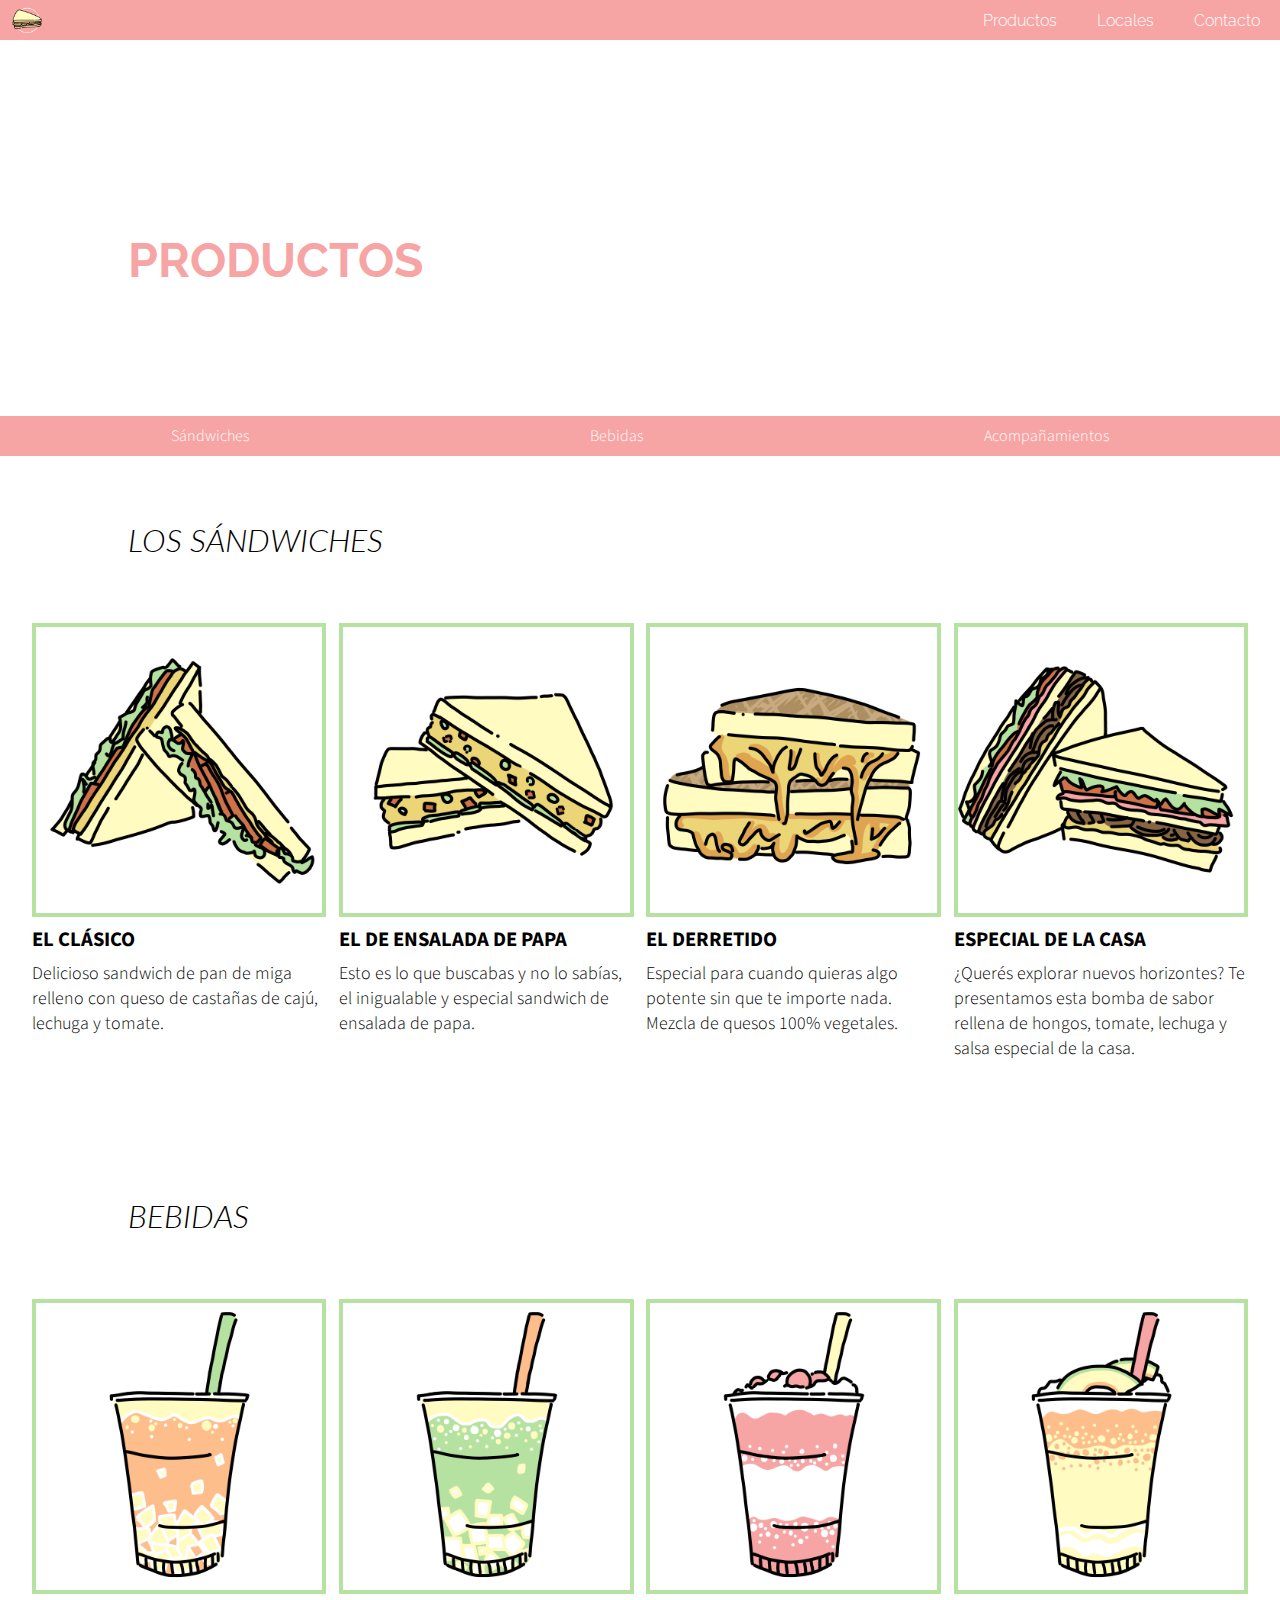
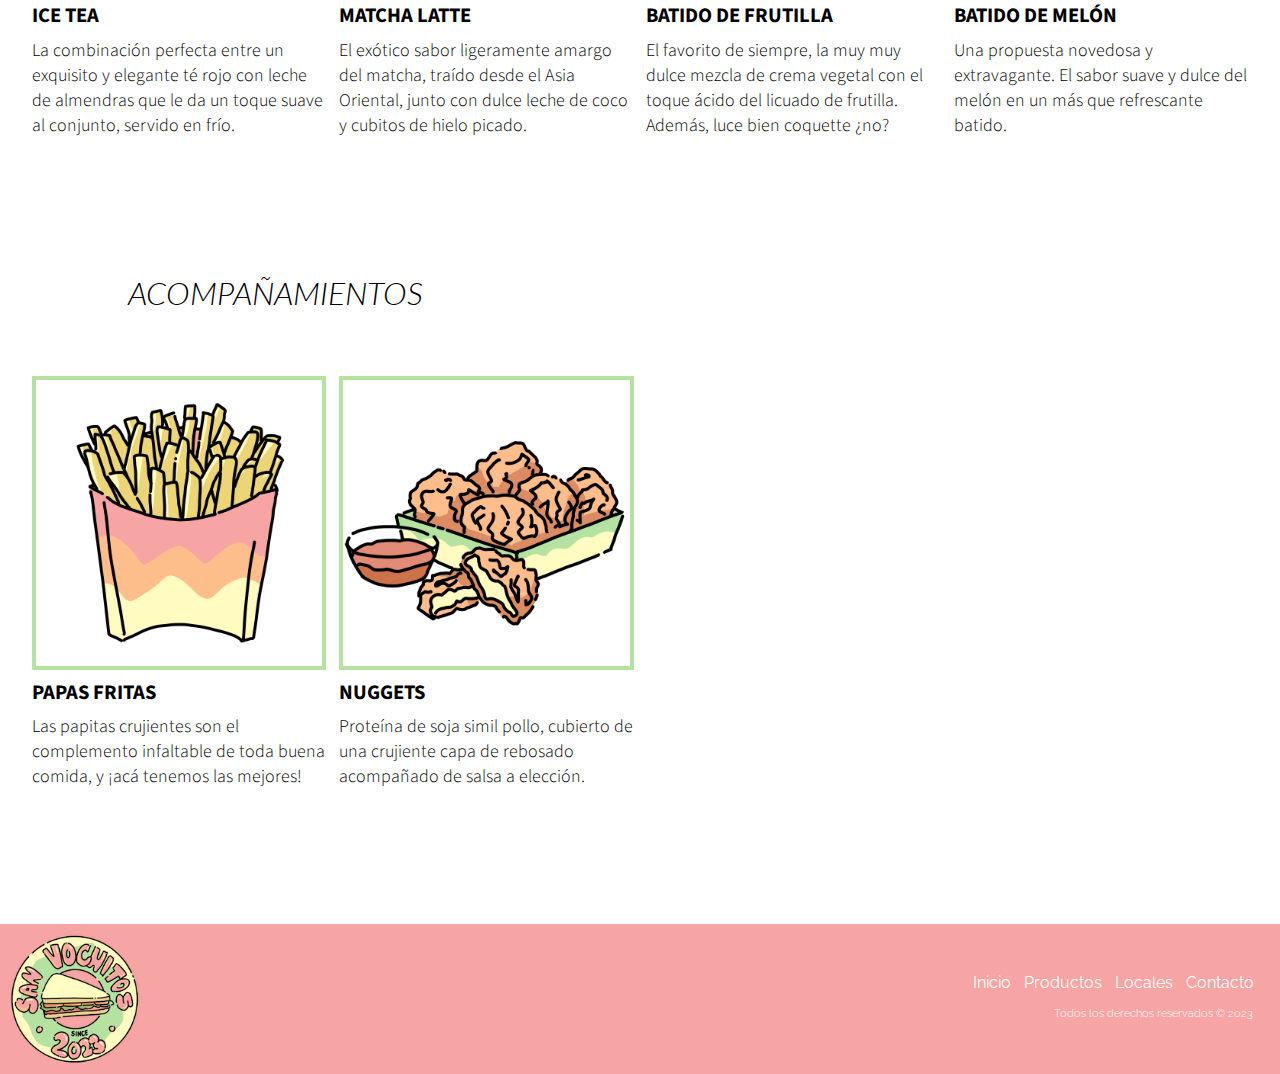
<file: productos.html>
<!DOCTYPE html>
<html lang="es">
<head>
    <meta charset="UTF-8">
    <meta name="viewport" content="width=device-width, initial-scale=1.0">

    
    <!-- TIPOGRAFÍAS -->
    <!-- Link google fonts -->
    <link rel="preconnect" href="https://fonts.googleapis.com">
    <link rel="preconnect" href="https://fonts.gstatic.com" crossorigin>
    <!-- tipografía SourseSans3 para los parrafos -->
    <link href="https://fonts.googleapis.com/css2?family=Source+Sans+3:ital,wght@0,200..900;1,200..900&display=swap" rel="stylesheet">
    <!-- tipografía Raleway para los títulos -->
    <link href="https://fonts.googleapis.com/css2?family=Raleway:ital,wght@0,100..900;1,100..900&family=Source+Sans+3:ital,wght@0,200..900;1,200..900&display=swap" rel="stylesheet">
    <!-- tipografía Lato para los subtítulos -->
    <link href="https://fonts.googleapis.com/css2?family=Lato:ital,wght@0,100;0,300;0,400;0,700;0,900;1,100;1,300;1,400;1,700;1,900&family=Raleway:ital,wght@0,100..900;1,100..900&display=swap" rel="stylesheet">
    
    
    <!-- ÍCONOS -->
    <!-- <ícono hamburguesa> -->
    <link rel='stylesheet' href='https://cdn-uicons.flaticon.com/2.3.0/uicons-brands/css/uicons-brands.css'>
    <!-- <ícono redes> -->
    <link rel='stylesheet' href='https://cdn-uicons.flaticon.com/2.3.0/uicons-regular-rounded/css/uicons-regular-rounded.css'>
    <link rel="shortcut icon" href=img/favicon/favicon-sanguche.ico >


    <!-- FAVICON -->
    <link rel="shortcut icon" href="img/icon/favicon.ico" >
    <link rel="icon" href="img/icon/favicon-32x32.png" sizes="32x32">
    <link rel="icon" href="img/icon/android-icon-192x192.png" sizes="192x192">
    <link rel="apple-touch-icon" sizes="180x180" href="img/icon/apple-icon-180x180.png">
    <meta name="msapplication-TileImage" content="icon/ms-icon-270x270.png">    


    <!-- CSS -->
    <link rel="stylesheet" href="css/productos.css">
    <link rel="stylesheet" href="css/configuracion-texto.css">
    <link rel="stylesheet" href="css/navbar.css">
    <link rel="stylesheet" href="css/footer.css">
    
    <title>Productos</title>

</head>

<body>
    <div id="contenedorPagina">
        <!-- HAMBURGUESA -->
        <header id="sv_header_principal">
            <nav>
                <a id="sv_inicio_link" href="index.html">
                    <img src="img/logos/logo-miniblanco.png" alt="imagenLogo">
                </a>

                <input type="checkbox" id="sv_sidebar_active">
                <div id="sv_hamburg">
                    <label for="sv_sidebar_active" id="sv_open_sidebar_button">
                        <svg xmlns="http://www.w3.org/2000/svg" 
                            width="28" 
                            height="28" 
                            fill="currentColor" 
                            class="bi bi-list" 
                            viewBox="0 0 16 16">
                            <path fill-rule="evenodd" d="M2.5 12a.5.5 0 0 1 .5-.5h10a.5.5 0 0 1 0 1H3a.5.5 0 0 1-.5-.5m0-4a.5.5 0 0 1 .5-.5h10a.5.5 0 0 1 0 1H3a.5.5 0 0 1-.5-.5m0-4a.5.5 0 0 1 .5-.5h10a.5.5 0 0 1 0 1H3a.5.5 0 0 1-.5-.5"/>
                        </svg>
                    </label>
                </div>

                <div id="sv_link_container">
                    <a href="productos.html">Productos</a>
                    <a href="locales.html">Locales</a>
                    <a href="contacto.html">Contacto</a>
                </div>
            </nav>
        </header>
        
        <!-- navegación productos -->
        <h1 class="titulo1 cuerpo">PRODUCTOS</h1>
        <nav class="navProductos">
            
            <a href="#sandwiches">Sándwiches</a>  
            <a href="#bebidas">Bebidas</a>
            <a href="#acompañamientos">Acompañamientos</a>

        </nav>

        <!-- los sanguches -->
        <h2 class="subtitulo1 cuerpo" id="sandwiches">LOS SÁNDWICHES</h2>
        <div class="contenedor cuerpo"> 
            <!-- <div class="item item-1">1</div> -->
            <div class="item item-1">
                <img src="img/productos/sanguche1.png" alt="El clásico.">
                <h5>EL CLÁSICO</h5>
                <p>Delicioso sandwich de pan de miga relleno con queso de castañas de cajú, lechuga y tomate.</p>
                <!-- <p class="" -->
            </div>
            <div class="item item-2">
                <img src="img/productos/sanguche2.png" alt="El de ensalada de papa.">
                <h5>EL DE ENSALADA DE PAPA</h5>
                <p>Esto es lo que buscabas y no lo sabías, el inigualable y especial sandwich de ensalada de papa.</p>
            </div>
            <div class="item item-3">
                <img src="img/productos/sanguche3.png" alt="El derretido.">
                <h5>EL DERRETIDO</h5>
                <p>Especial para cuando quieras algo potente sin que te importe nada. Mezcla de quesos 100% vegetales.</p>
            </div>
            <div class="item item-4">
                <img src="img/productos/sanguche4.png" alt="Especial de la casa.">
                <h5>ESPECIAL DE LA CASA</h5>
                <p>¿Querés explorar nuevos horizontes? Te presentamos esta bomba de sabor rellena de hongos, tomate, lechuga y salsa especial de la casa.</p>
            </div>  
        </div>

        <!-- las bebidas -->
        <h2 class="subtitulo1 cuerpo" id="bebidas">BEBIDAS</h2>
        <div class="contenedor cuerpo"> 
            <!-- <div class="item item-1">1</div> -->
            <div class="item item-1">
                <img src="img/productos/icetea.png" alt="Ice Tea.">
                <h5>ICE TEA</h5>
                <p>La combinación perfecta entre un exquisito y elegante té rojo con leche de almendras que le da un toque suave al conjunto, servido en frío.</p>
                <!-- <p class="" -->
            </div>
            <div class="item item-2">
                <img src="img/productos/matcha-late.png" alt="Matcha Latte.">
                <h5>MATCHA LATTE</h5>
                <p>El exótico sabor ligeramente amargo del matcha, traído desde el Asia Oriental,  junto con dulce leche de coco y cubitos de hielo picado.</p>
            </div>
            <div class="item item-3">
                <img src="img/productos/batido-frutilla.png" alt="Batido de frutilla.">
                <h5>BATIDO DE FRUTILLA</h5>
                <p>El favorito de siempre, la muy muy dulce mezcla de crema vegetal con el toque ácido del licuado de frutilla. Además, luce bien coquette ¿no?</p>
            </div>
            <div class="item item-4">
                <img src="img/productos/batido-melon.png" alt="Batido de melón">
                <h5>BATIDO DE MELÓN</h5>
                <p>Una propuesta novedosa y extravagante. El sabor suave y dulce del melón en un más que refrescante batido.</p>
            </div>  
        </div>

        <!-- acompañamientos -->
        <h2 class="subtitulo1 cuerpo" id="acompañamientos">ACOMPAÑAMIENTOS</h2>
        <div class="contenedor acompa cuerpo"> 
            <!-- <div class="item item-1">1</div> -->
            <div class="item item-1">
                <img src="img/productos/papas-fritas.png" alt="Papas fritas.">
                <h5>PAPAS FRITAS</h5>
                <p>Las papitas crujientes son el complemento infaltable de toda buena comida, y ¡acá tenemos las mejores!</p>
                <!-- <p class="" -->
            </div>
            <div class="item item-2">
                <img src="img/productos/nuggets.png" alt="Nuggets.">
                <h5>NUGGETS</h5>
                <p>Proteína de soja simil pollo, cubierto de una crujiente capa de rebosado acompañado de salsa a elección. </p>
            </div> 
        </div>

        <!-- PIE DE PAGINA -->
        <footer class="piePagina">

        <a href="index.html"><img class="imagenlogofooter" src="img/logos/logo-verde.png" alt="Logo San Vochitos"></a>
        
        <div class="seccion-derecha">
        <p class="redesSociales">
            <a href="https://www.instagram.com/"><i class="redes fi fi-brands-instagram"></i></a>
            <a href="https://www.facebook.com/"><i class="redes fi fi-brands-facebook"></i></a>
            <a href="https://twitter.com/"><i class="redes fi fi-brands-twitter-alt-circle"></i></a>
        </p>
        </div>
    
        <div class="seccion-izquierda">  
        <ul>
            <li class="liPaginasFooter"> <a class="linkFooter" href="index.html">Inicio</a> </li>
            <li class="liPaginasFooter"> <a class="linkFooter" href="productos.html">Productos</a> </li>
            <li class="liPaginasFooter"> <a class="linkFooter" href="locales.html">Locales</a> </li>
            <li class="liPaginasFooter"> <a class="linkFooter" href="contacto.html">Contacto</a> </li>
        </ul>
        </div>
    
    
        <p class="derechos">Todos los derechos reservados © 2023</p>
    
        </footer>   
    </div>
    
</body>
</html>
</file>
<file: css/inicio.css>
#calesita {
  position: relative;
}

.carousel slide carousel-fade{
  margin: 100px;
  width: 100%;
  height: 100%;
  display: flex;
  padding: 0;
  position: relative;
} 

.carrousel-inner{
  width: 100%;
  height: 100%;
  display: flex;
  align-items: center;
  justify-content: center;
  position: relative;
} 

.carousel-control-prev{
  left: 0;
}

.carousel-control-next{
  right: 0;
} 

/*CARROUSEL*/
.combo{
  margin-top:0px;
  width: 100vw;
  height: 60vw;
}

/* NUESTRA (A)MIGA */
.nuestraAmiga{
  margin-top: 2rem;
  margin-bottom: 0;
  
  background-color: #ffffff;
  display: flex; 
  flex-direction: column; 
  width: 100%;
  height: 50%;
  text-align: left;
  padding-left: 10vw;
  padding-right: 10vw;
}

/* .saboresIncreibles{
  height: 15vw;
  width: 30vw; 
  align-self: flex-end;
  margin-bottom: 5vw;
} */

.sabores{
  margin-top: 1vw;
  margin-bottom: 10vw;
  color: #b6e2a1;
  font-family: "Yesteryear", cursive;
  font-weight: 400;
  font-style: normal;
  font-size: 7vw;

  align-self: flex-end;
  rotate: -20deg;
}



/* ACOMPAÑAMIENTO */
 .novedadesImagenes{
  background-color: #FEBE8C;
  display: flex; 
  flex-direction: column; 
  align-items: center;
  width: 100%;
  height: 1%;

  position: relative;
}

.textoAcompanamiento {
  text-align: left;
  padding-left: 10vw;
  padding-right: 10vw;
}

/* VARIABLES CSS */
:root {
  /*========== Colores ==========*/
  --first-color: #000;
  --title-color:#F7A4A4;
  --text-color: hsl(0, 0%, 35%);
  --body-color: hsl(0, 0%, 95%);
  --container-color:#fff;

  /*========== tipo de letra y tamaño ==========*/
  --body-font:  poetsen system-ui, -apple-system, BlinkMacSystemFont, 'Segoe UI', Roboto, Oxygen, Ubuntu, Cantarell, 'Open Sans', 'Helvetica Neue', sans-serif;;
  --h2-font-size: 1.25rem;
  --small-font-size: .813rem;
}

/*========== Responsive ==========*/
@media screen and (min-width: 960px) {
  :root {
    --h2-font-size: 1.5rem;
    --small-font-size: .875rem;
  }
}

img {
  display: block;
  max-width: 100%;
  height: auto;
}

/*=============== tarjeta ===============*/
.container {
  display: grid;
  place-items: center;
  margin-inline: 1.5vw;
  padding-block: 5vw;
  margin-bottom: 5vw;
}

.card__container {
  display: grid;
  row-gap: 0vw;
}

.card__article {
  position: relative;
  overflow: hidden;
}

.card__data {
  background-color: var(--container-color);
  padding: 1.5vw 2vw;
  box-shadow: 0 8px 24px hsla(0, 0%, 0%, .15);
  border-radius: 1vw;
  position: absolute;
  bottom: 2vw;
  left: 0;
  right: 0;
  margin-inline: auto;
  opacity: 0;
  transition: opacity 1s 1s;
}

.card__description {
  display: block;
  font-size: var(--small-font-size);
  margin-bottom: .25vw;
}

.card__title {
  font-size: var(--h2-font-size);
  font-weight: 500;
  color: var(--title-color);
  margin-bottom: .75vw;
}

.card__button {
  text-decoration: none;
  font-size: var(--small-font-size);
  font-weight: 500;
  color: var(--first-color);
}

.card__button:hover {
  text-decoration: none;
  color: #F7A4A4;
}

/* aplicando hover a las tarjetas */
.card__article:hover .card__data {
  animation: show-data 0.5s forwards;
  opacity: 1;
  transition: opacity .3s;
}

.card__article:not(:hover) .card__data {
  animation: remove-data 0.5s forwards;
}

/* tarjeta animacion */
@keyframes show-data {
  0% {
    transform: translateY(40vw);
  }

  100% {
    transform: translateY(0vw);
  }
}


@keyframes remove-data {
  0% {
    transform: translateY(0vw);
  }
  100% {
    transform: translateY(40vw);
  }
}

/* UNA PASIÓN */
.unaPasion{
  background-color: #ffffff;
  display: flex; 
  flex-direction: column; 
  width: 100%;
  height: 50%;
  margin-top: 2rem;
  margin-bottom: 20vw;
  text-align: left;
  padding-left: 10vw;
  padding-right: 10vw;
}





/*=============== puntos de corte ===============*/
/* celulares */
@media screen and (max-width: 480px) {
  .card__container {
    grid-template-columns: repeat(1, 1fr);
    column-gap: 1.5vw;
  }
  .card__img {
    width: 80vw;
    border-radius: 1.5vw;
  }
  .card__data{
    width: 80vw;
  }
}

/* tablet */
@media screen and (min-width: 480px) {
  .card__container {
    grid-template-columns: repeat(2, 1fr);
    column-gap: 1.5vw;
  }
  .card__img {
    width: 40vw;
    border-radius: 1.5vw;
  }
  .card__data{
    width: 30vw;
  }
}

/* computadora */
@media screen and (min-width: 960px) {
  .card__container {
    grid-template-columns: repeat(3, 1fr);
    column-gap: 1.5vw;
    .card__img {
      width: 30vw;
      border-radius: 1.5vw;
    }
    .card__data{
      width: 20vw;
    }
  }
}
</file>
<file: css/configuracion-texto.css>
/*TIPOGRAFÍAS*/
body {
    background-color: #ffffff;
    color:black;
    font-family: "Source Sans 3", sans-serif, 'Gill Sans', 'Gill Sans MT', Calibri, 'Trebuchet MS' ;
    font-weight: 300;
}

.titulo1{
    margin-top: 15vw;;
    margin-bottom: 1vw;;
    color: #F7A4A4;
    font-family: "Raleway", sans-serif, 'Gill Sans', 'Gill Sans MT', Calibri, 'Trebuchet MS' ;
    font-weight: 700;
    font-size: 3em;
}

.titulo2{
    margin-top: 15vw;;
    margin-bottom: 1vw;;
    color: white;
    font-family: "Raleway", sans-serif, 'Gill Sans', 'Gill Sans MT', Calibri, 'Trebuchet MS' ;
    font-weight: 700;
    font-size: 3em;
}

.subtitulo1{
    margin-top: 1vw;;
    margin-bottom: 5vw;;
    color: black;
    font-family: "Lato", sans-serif, 'Gill Sans', 'Gill Sans MT', Calibri, 'Trebuchet MS' ;
    font-weight: 300;
    font-style: italic;
    font-size: 2em;
}

.subtitulo2{
    margin-top: 1vw;;
    margin-bottom: 0;;
    color: #FFFBC1;
    font-family: "Lato", sans-serif, 'Gill Sans', 'Gill Sans MT', Calibri, 'Trebuchet MS' ;
    font-weight: 300;
    font-style: italic;
    font-size: 2em;
}

.textoError{
    margin-top: 0;;
    margin-bottom: 0;;
    color: red;
    font-family: "Lato", sans-serif, 'Gill Sans', 'Gill Sans MT', Calibri, 'Trebuchet MS' ;
    font-weight: 300;
    font-style: normal;
    font-size: 0.5em;
}

.parrafoNegrita {
    margin-top: 2vw;;
    margin-bottom: 5vw;;
    font-style: bold;
}

.parrafo1 {
    margin-top: 2vw;;
    margin-bottom: 2vw;;
    color:black;
    font-family: "Source Sans 3", sans-serif, 'Gill Sans', 'Gill Sans MT', Calibri, 'Trebuchet MS' ;
    font-weight: 300;
    font-size: 1.2em;
}

.negrita {
    font-weight: 500;
}

.parrafo2 {
    margin-top: 2vw;;
    margin-bottom: 2vw;;
    color:white;
    font-family: "Source Sans 3", sans-serif, 'Gill Sans', 'Gill Sans MT', Calibri, 'Trebuchet MS' ;
    font-weight: 300;
    font-size: 1.2em;
}

/*MAIN*/
.cuerpo{
    margin-left: 10vw;
    margin-right: 10vw;
}
</file>
<file: css/navbar.css>
:root {
    --color_primario: #F7A4A4;
    --color_secundario: #FEBE8C;
    --color_texto:  #fff;
    --color_oscuro: #151515;

    --altura_header: 40px;

    --padding_elementos: 20px;

    --altura_sidebar_active: 10rem;
}

*{
    margin: 0;
    padding: 0;
    box-sizing: border-box;
}

#sv_header_principal {
    font-size: 1rem;
    font-family: "Raleway", sans-serif, 'Gill Sans', 'Gill Sans MT', Calibri, 'Trebuchet MS';
    /* border: black solid 2px; */

    position: sticky;
    top: 0;

    z-index: 100;

    width: 100%;
}

#sv_header_principal nav {
    height: var(--altura_header);
    background-color: var(--color_primario);

    display: flex;
    justify-content: flex-end;
    align-items: center;
}

#sv_link_container {
    height: 100%;
    width: 100%;

    display: flex;
    flex-direction: row;
    justify-content: flex-end;
    align-items: center;

    /* border: red solid 2px; */
}

#sv_link_container a {
    height: 100%;
    padding: 0 var(--padding_elementos);

    display: flex;
    align-items: center;

    text-decoration: none;
    color: var(--color_texto);
    transition: color, transform .3s;

    /* border: blue solid 2px; */
}

#sv_link_container a:hover {
    color: var(--color_oscuro);
    transform: scale(1.05);
}

#sv_inicio_link {
    display: relative;
    height: 100%;
    width: 100%;
    margin-left: 0.5em;
    margin-top: 10px;
    padding: 0 calc(var(--padding_elementos)*0.2);
    /* background-color: var(--color_primario); */

    z-index: 999;
}

#sv_inicio_link img {
    height: 30px;
    width: 30px;
    transition: transform .3s;
}

#sv_inicio_link img:hover {
    transform: scale(1.2);
}

#sv_hamburg svg {
    fill: var(--color_texto);
    /* border: green solid 2px; */
    cursor: pointer;
    margin-right: 0.5em;
}

#sv_hamburg svg:hover {
    rotate: 180deg;

    transition-duration: .9s;
    transition-property: rotate;
    transition-timing-function: cubic-bezier(.68,-0.55,.27,1.55);
}

#sv_hamburg {
    display: none;
}

#sv_sidebar_active {
    display: none;
}

@media(max-width: 768px) {
    #sv_hamburg {
        display: none;
    
        background-color: var(--color_primario);
    
        width: 100%;
        height: 100%;
        padding: calc(var(--padding_elementos)*0.55);

        display: flex;
        justify-content: flex-end;
        align-items: center;
    
        z-index: 999;
    }

    #sv_link_container {
        flex-direction: column;
        justify-content: space-evenly;
        position: fixed;
        z-index: 100;
        
        height: var(--altura_sidebar_active);
        background-color: var(--color_primario);

        transition: top .6s;
    }

    #sv_link_container a {
        height: auto;
        font-size: 1rem;
        transition-duration: 1s;
        opacity: 0;
    } 

    #sv_open_sidebar_button, #sv_close_sidebar_button {
        display: block;
    }     

    #sv_sidebar_active:checked ~ #sv_hamburg svg{
        rotate: -90deg;
        transition-duration: 0.6s;
        transition-property: rotate;
        transition-timing-function: cubic-bezier(.68,-0.55,.27,1.55);
    }
    
    #sv_sidebar_active:checked ~ #sv_link_container {
        top: var(--altura_header);
    }

    #sv_sidebar_active:not(checked) ~ #sv_link_container {
        top: calc(var(--altura_header) - var(--altura_sidebar_active));
    }

    #sv_sidebar_active:checked ~ #sv_link_container a {
        animation: destransparentar 0.5s forwards;
    }

    #sv_sidebar_active:not(checked) ~ #sv_link_container a {
        animation: transparentar 0.5s forwards;
    }
    
}

@keyframes destransparentar {
    0% {
      opacity: 0;
    }
  
    100% {
      opacity: 1;
    }
}

@keyframes transparentar {
    0% {
      opacity: 1;
    }
  
    100% {
      opacity: 0;
    }
}
</file>
<file: css/footer.css>
:root {
    --color_primario: #F7A4A4;
    --color_secundario: #FEBE8C;
    --color_texto:  #fff;
    --color_oscuro: #151515;

    --altura_footer: 150px;

    --padding_elementos: 20px;

    --altura_sidebar_active: 10rem;
}


.contenedor_pagina {
    position: relative;
    min-height: calc(100vh - var(--altura_footer));

/*     background-color: greenyellow; */
}

ul {
    margin-bottom: 0;
}

.piePagina{
    background-color: #F7A4A4;
    /* width: 100%; */
    height: var(--altura_footer);

    position: static;
    bottom: 0;

    line-height: 1;

    /* margin-bottom: 0;   */  

}


.piePagina a {
    text-decoration: none;
}

.imagenlogofooter{
    /* width: 150px; */
    height: var(--altura_footer);
    padding: 10px;
    float: left;
}
.seccion-derecha {
    text-align: right; 
    padding: 1em;

}
.redesSociales {
    margin-bottom: 0;
}

.redesSociales a {
    color: white; 
    font-size: 20px;
    padding: 0.3em;
    /* margin-right: 10px;  */
    display: inline-flex; 
}
.redes:hover {
    color: black; 
}
.seccion-izquierda {
    text-align: right; 
    margin-right: 1em;
}
.liPaginasFooter{
    display: inline-flex;
}
.linkFooter{
    color: white;
    font-family: "Raleway", sans-serif,'Gill Sans', 'Gill Sans MT', Calibri, 'Trebuchet MS';
    font-weight: normal;
    font-size: 1em;
    margin-right: 10px;
}
.linkFooter:hover{
    color: black;
}
.derechos {
    color: white;
    font-family: "Raleway", sans-serif,'Gill Sans', 'Gill Sans MT', Calibri, 'Trebuchet MS';;
    font-size: 0.7em;
    font-weight: 300;
    padding: 1.5em;
    margin-right: 10px;
    text-align: right;
    
/*     border: #151515 solid 1px; */
}

@media (max-width: 480px) {
    .seccion-izquierda {
        display: none;
    }

    .derechos {
        font-size: 0.5em;
        /* margin-left: 50px; */
    }
}
</file>
<file: css/locales.css>
.contenedor {
  margin-top: 15px;
  flex-direction: row;
  flex: 1;
  /* height: 45vw; */
}

.sucursal{
  flex-direction: column;
  margin-bottom: 15px
}


/* Flexbox */
.contenedor {
  display: flex; /*flex se aplica siempre sobre el elemento padre.*/
  flex-wrap: wrap;
  justify-content: space-evenly;
  /* align-content: space-evenly; */
  align-items: center;
  margin-bottom: 5vw;
}

.item {
  border-color: rgb(255, 219, 206);
  color: rgb(255, 219, 206);
  font-size: 2rem;
}

.parrafoMapa{
  margin-top: 2vm;;
  margin-bottom: 2vm;;
  color:black;
  font-family: "Source Sans 3", sans-serif, 'Gill Sans', 'Gill Sans MT', Calibri, 'Trebuchet MS' ;
  font-weight: 300;
  font-size: 0.9em;
}

.tituloMapa{
  margin-top: 1vw;;
  margin-bottom: 2vw;;
  color: black;
  font-family: "Lato", sans-serif, 'Gill Sans', 'Gill Sans MT', Calibri, 'Trebuchet MS' ;
  font-weight: 400;
  font-size: 1.5em;
}

/*celulares, digamos: */
@media screen and (max-width: 600px) {
  .contenedor {
    flex-direction: column;
    width: 90vw;
    padding: 4vh;
    gap: 4vh;
    /* height: 460vw; */
  }
  .item {
    width: 70vw;
    height: 70vw;
  }
}

/*tablets, ponele: */
@media only screen and (min-width: 600px) {
  .item {
    width: 33vw;
    height: 33vw;
  }
}

/*Desktops, por ahí: */
@media only screen and (min-width: 1280px) {
  .item {
    width: 40vw;
    height: 40vw;
  }
}
</file>
<file: css/productos.css>
:root {
    --square_width: 22.5vw;
    --columns_num: 4;
    --gap_size: 1vw;
    --font_productos: 6vw;
}

* {
    box-sizing: border-box;
}

.contenedor {
    min-height: 200px;
    margin-bottom: 7vw;
    display: grid;
    grid-template-columns: repeat(var(--columns_num), var(--square_width));
    gap: var(--gap_size);
    place-content: center;
}

.item {
    font-family: "Source Sans 3", sans-serif, 'Gill Sans', 'Gill Sans MT', Calibri, 'Trebuchet MS' ;
    font-size: 1rem;
    display: flex;
    flex-direction: column;
    margin-bottom: 3vw;
}

.item h5 {
    font-size: calc(var(--font_productos)*1.15);
    margin-top: 2.5%;
    margin-bottom: 2.5%;    
    align-self: flex-start;    
}

.item p {
    font-size: var(--font_productos);
    margin-top: 0;
    margin-bottom: 2.5%;
}

.item img {
    width: 100%;
    border: 4px solid #b6e2a1;
}   

.navProductos {
    font-size: 1rem;
    margin-top: 10vw;
    margin-bottom: 5vw;
    display: flex;
    flex-wrap: wrap;
    min-height: 2.5rem;
    justify-content:space-around;
    list-style-type: none;
    padding: 0;
    background-color: #F7A4A4;
}

.navProductos a{
    color: white;
    text-decoration: none; /* no underline */
    display: flex;
    align-items: center;
    transition-duration: 0.25s;
    transition-property: font-size;
    transition-timing-function: cubic-bezier(.68,-0.55,.27,1.55);   
}

.navProductos a:hover {
    font-size: 1.5rem;
}



@media only screen and (max-width: 480px) {
    :root {
        --square_width: 80vw;
        --columns_num: 1;
        --gap_size: 3vw;

        --font_productos: 5.1vw;
    }
}

@media only screen and (min-width: 480px) {
    :root {
        --square_width: 45vw;
        --columns_num: 2;
        --gap_size: 2vw;

        --font_productos: 2.8vw;
    }
}

@media only screen and (min-width: 960px) {
    :root {
        --square_width: 23vw;
        --columns_num: 4;
        --gap_size: 1vw;

        --font_productos: 1.4vw;
    }
}
</file>
